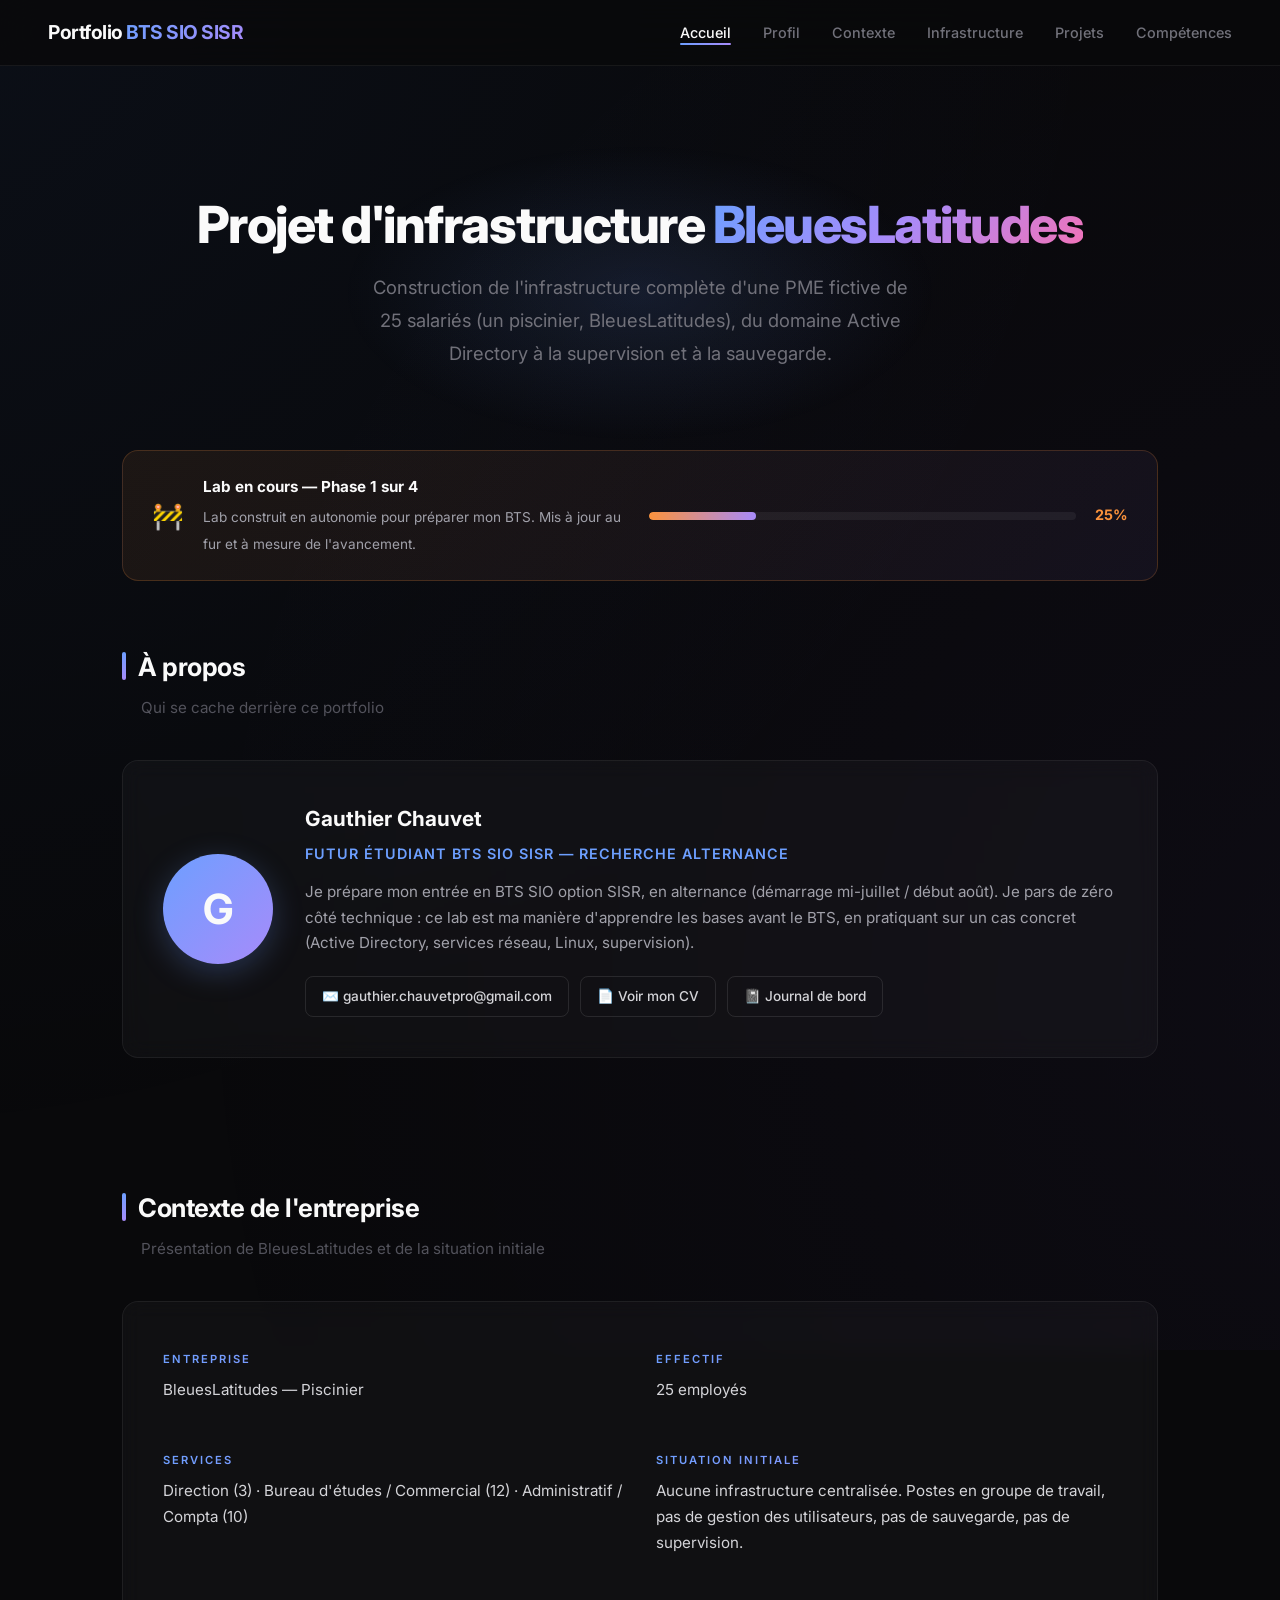
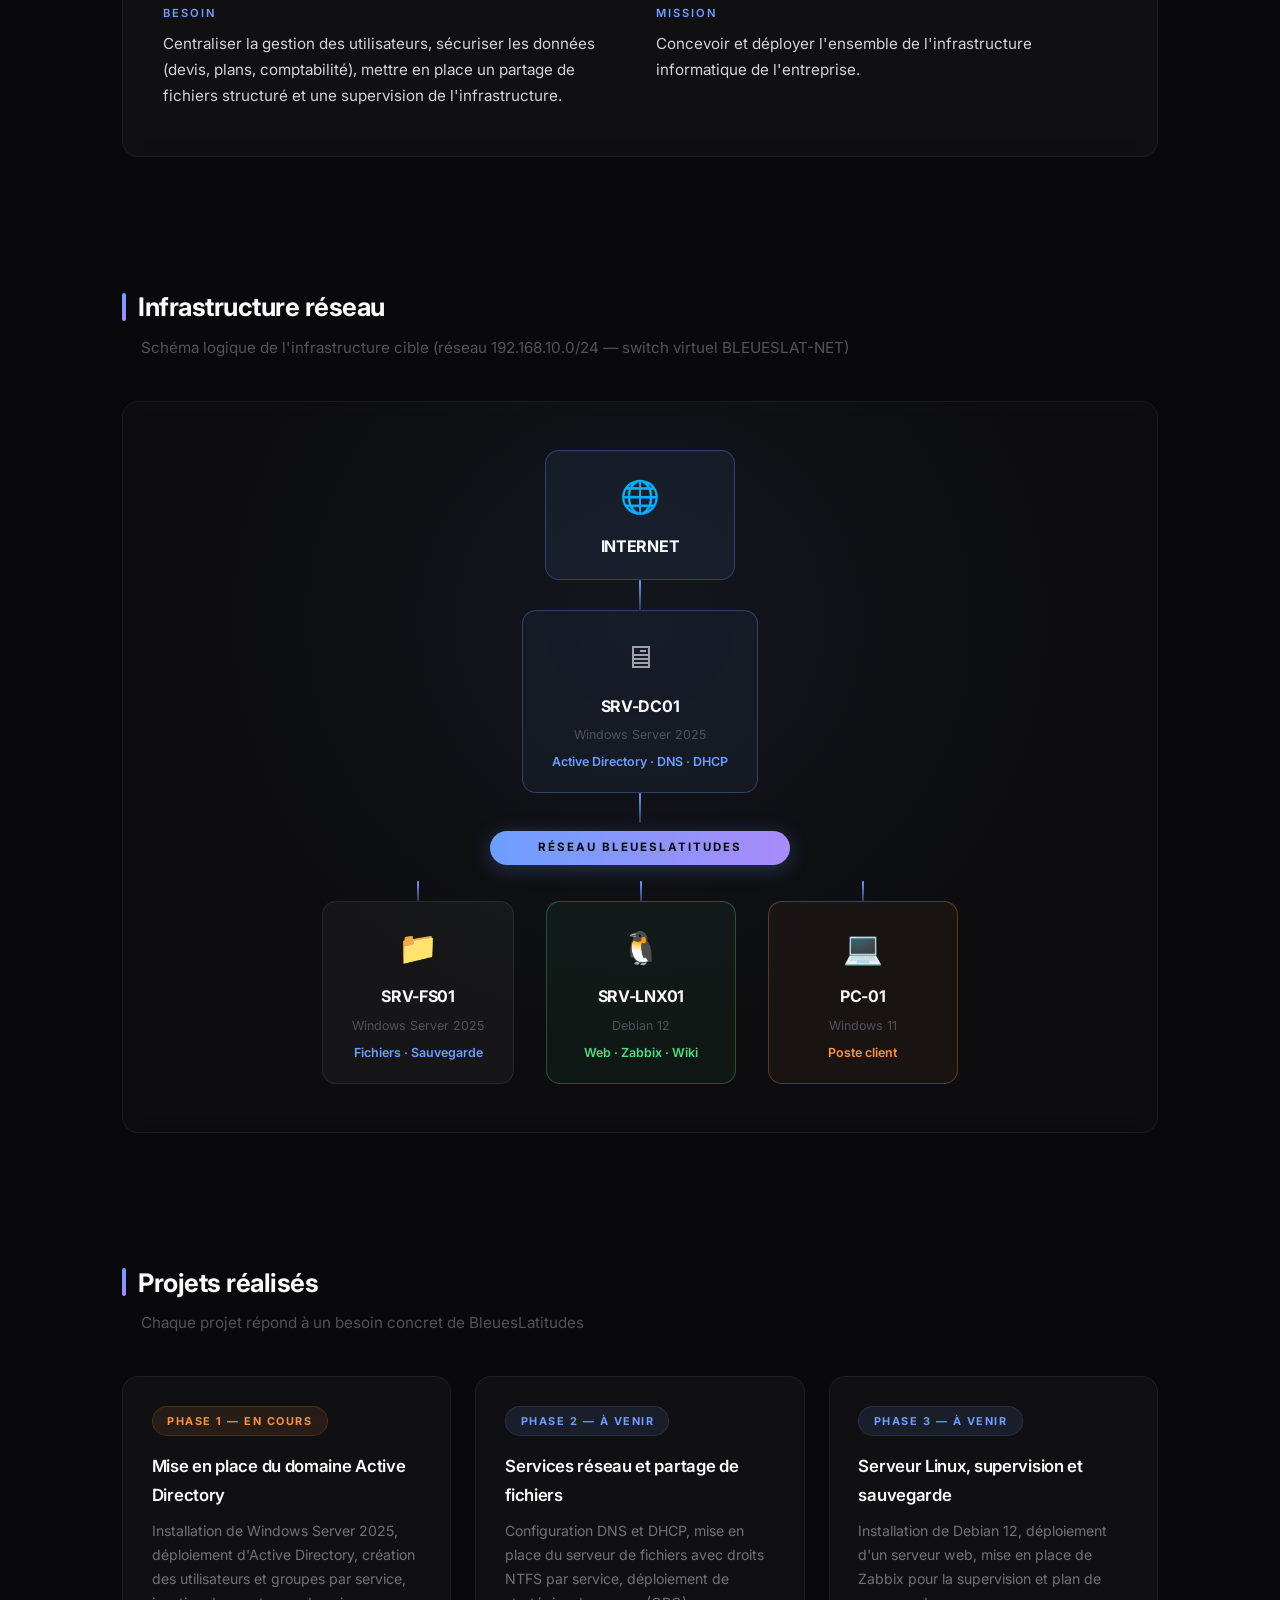
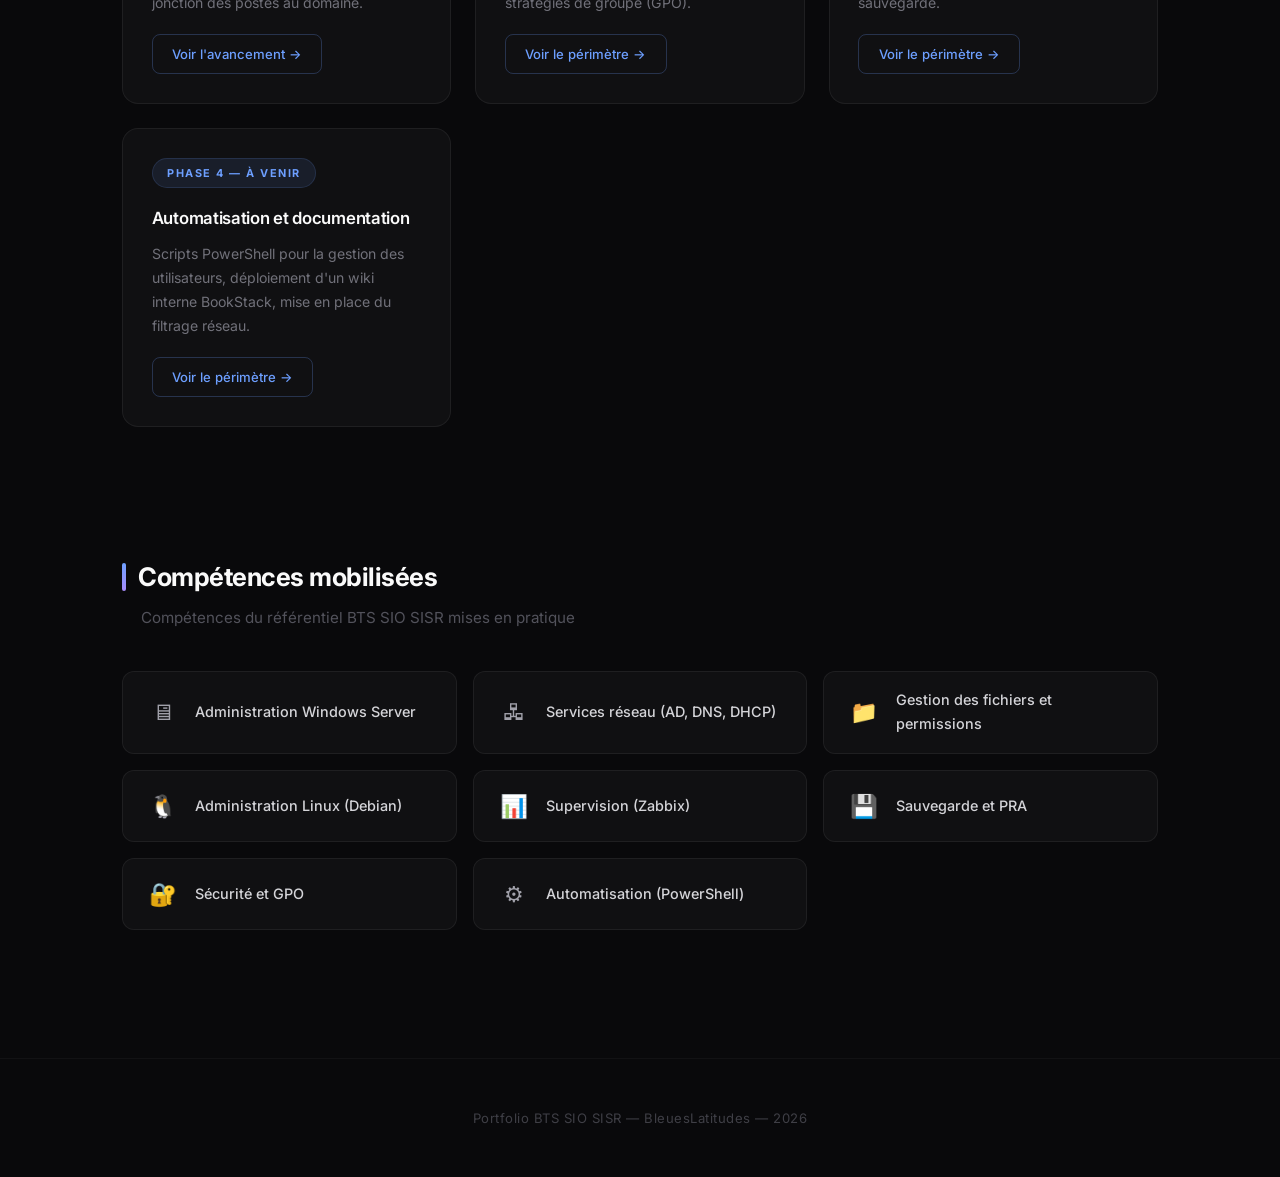
<file: index.html>
<!DOCTYPE html>
<html lang="fr">
<head>
    <meta charset="UTF-8">
    <meta name="viewport" content="width=device-width, initial-scale=1.0">
    <title>Portfolio BTS SIO SISR</title>
    <link rel="stylesheet" href="css/style.css">
</head>
<body>

<header>
    <div class="logo">Portfolio <span>BTS SIO SISR</span></div>
    <nav>
        <ul>
            <li><a href="index.html" class="active">Accueil</a></li>
            <li><a href="#profil">Profil</a></li>
            <li><a href="#contexte">Contexte</a></li>
            <li><a href="#infra">Infrastructure</a></li>
            <li><a href="#projets">Projets</a></li>
            <li><a href="#competences">Compétences</a></li>
        </ul>
    </nav>
</header>

<!-- HERO -->
<div class="hero">
    <h1>Projet d'infrastructure <span>BleuesLatitudes</span></h1>
    <p>Construction de l'infrastructure complète d'une PME fictive de 25 salariés (un piscinier, BleuesLatitudes), du domaine Active Directory à la supervision et à la sauvegarde.</p>
</div>

<!-- BANNIERE PROGRESSION -->
<div class="progress-banner">
    <div class="progress-banner-inner">
        <div class="progress-icon">&#x1F6A7;</div>
        <div class="progress-text">
            <strong>Lab en cours — Phase 1 sur 4</strong>
            <span>Lab construit en autonomie pour préparer mon BTS. Mis à jour au fur et à mesure de l'avancement.</span>
        </div>
        <div class="progress-bar">
            <div class="progress-bar-fill" style="width: 25%;"></div>
        </div>
        <div class="progress-percent">25%</div>
    </div>
</div>

<!-- PROFIL / A PROPOS -->
<section id="profil">
    <h2>À propos</h2>
    <p class="subtitle">Qui se cache derrière ce portfolio</p>

    <div class="profil-card">
        <div class="profil-avatar">G</div>
        <div class="profil-info">
            <h3>Gauthier Chauvet</h3>
            <p class="profil-role">Futur étudiant BTS SIO SISR — Recherche alternance</p>
            <p>Je prépare mon entrée en BTS SIO option SISR, en alternance (démarrage mi-juillet / début août). Je pars de zéro côté technique : ce lab est ma manière d'apprendre les bases avant le BTS, en pratiquant sur un cas concret (Active Directory, services réseau, Linux, supervision).</p>
            <div class="profil-links">
                <a href="mailto:gauthier.chauvetpro@gmail.com" class="profil-link">&#x2709;&#xFE0F; gauthier.chauvetpro@gmail.com</a>
                <a href="cv.html" class="profil-link">&#x1F4C4; Voir mon CV</a>
                <a href="recaps/jour1.html" class="profil-link">&#x1F4D3; Journal de bord</a>
            </div>
        </div>
    </div>
</section>

<!-- CONTEXTE ENTREPRISE -->
<section id="contexte">
    <h2>Contexte de l'entreprise</h2>
    <p class="subtitle">Présentation de BleuesLatitudes et de la situation initiale</p>

    <div class="entreprise-card">
        <div class="info-group">
            <h3>Entreprise</h3>
            <p>BleuesLatitudes — Piscinier</p>
        </div>
        <div class="info-group">
            <h3>Effectif</h3>
            <p>25 employés</p>
        </div>
        <div class="info-group">
            <h3>Services</h3>
            <p>Direction (3) · Bureau d'études / Commercial (12) · Administratif / Compta (10)</p>
        </div>
        <div class="info-group">
            <h3>Situation initiale</h3>
            <p>Aucune infrastructure centralisée. Postes en groupe de travail, pas de gestion des utilisateurs, pas de sauvegarde, pas de supervision.</p>
        </div>
        <div class="info-group">
            <h3>Besoin</h3>
            <p>Centraliser la gestion des utilisateurs, sécuriser les données (devis, plans, comptabilité), mettre en place un partage de fichiers structuré et une supervision de l'infrastructure.</p>
        </div>
        <div class="info-group">
            <h3>Mission</h3>
            <p>Concevoir et déployer l'ensemble de l'infrastructure informatique de l'entreprise.</p>
        </div>
    </div>
</section>

<!-- SCHEMA RESEAU -->
<section id="infra">
    <h2>Infrastructure réseau</h2>
    <p class="subtitle">Schéma logique de l'infrastructure cible (réseau 192.168.10.0/24 — switch virtuel BLEUESLAT-NET)</p>

    <div class="infra-schema">
        <!-- Internet -->
        <div class="infra-node internet">
            <div class="node-icon">&#x1F310;</div>
            <div class="node-name">INTERNET</div>
        </div>
        <div class="infra-line vertical"></div>

        <!-- DC01 -->
        <div class="infra-node server main-server">
            <div class="node-icon">&#x1F5A5;</div>
            <div class="node-name">SRV-DC01</div>
            <div class="node-os">Windows Server 2025</div>
            <div class="node-roles">Active Directory · DNS · DHCP</div>
        </div>
        <div class="infra-line vertical"></div>

        <!-- Ligne horizontale réseau -->
        <div class="infra-network-bar">
            <span>Réseau BleuesLatitudes</span>
        </div>

        <!-- Machines connectées -->
        <div class="infra-row">
            <div class="infra-branch">
                <div class="infra-line vertical short"></div>
                <div class="infra-node server">
                    <div class="node-icon">&#x1F4C1;</div>
                    <div class="node-name">SRV-FS01</div>
                    <div class="node-os">Windows Server 2025</div>
                    <div class="node-roles">Fichiers · Sauvegarde</div>
                </div>
            </div>
            <div class="infra-branch">
                <div class="infra-line vertical short"></div>
                <div class="infra-node server linux">
                    <div class="node-icon">&#x1F427;</div>
                    <div class="node-name">SRV-LNX01</div>
                    <div class="node-os">Debian 12</div>
                    <div class="node-roles">Web · Zabbix · Wiki</div>
                </div>
            </div>
            <div class="infra-branch">
                <div class="infra-line vertical short"></div>
                <div class="infra-node client">
                    <div class="node-icon">&#x1F4BB;</div>
                    <div class="node-name">PC-01</div>
                    <div class="node-os">Windows 11</div>
                    <div class="node-roles">Poste client</div>
                </div>
            </div>
        </div>
    </div>
</section>

<!-- PROJETS -->
<section id="projets">
    <h2>Projets réalisés</h2>
    <p class="subtitle">Chaque projet répond à un besoin concret de BleuesLatitudes</p>

    <div class="projets-grid">

        <!-- Phase 1 -->
        <div class="projet-card">
            <span class="phase-tag wip">Phase 1 — En cours</span>
            <h3>Mise en place du domaine Active Directory</h3>
            <p>Installation de Windows Server 2025, déploiement d'Active Directory, création des utilisateurs et groupes par service, jonction des postes au domaine.</p>
            <a href="projets/phase1-ad.html" class="btn">Voir l'avancement &rarr;</a>
        </div>

        <!-- Phase 2 -->
        <div class="projet-card">
            <span class="phase-tag">Phase 2 — À venir</span>
            <h3>Services réseau et partage de fichiers</h3>
            <p>Configuration DNS et DHCP, mise en place du serveur de fichiers avec droits NTFS par service, déploiement de stratégies de groupe (GPO).</p>
            <a href="projets/phase2-services.html" class="btn">Voir le périmètre &rarr;</a>
        </div>

        <!-- Phase 3 -->
        <div class="projet-card">
            <span class="phase-tag">Phase 3 — À venir</span>
            <h3>Serveur Linux, supervision et sauvegarde</h3>
            <p>Installation de Debian 12, déploiement d'un serveur web, mise en place de Zabbix pour la supervision et plan de sauvegarde.</p>
            <a href="projets/phase3-linux.html" class="btn">Voir le périmètre &rarr;</a>
        </div>

        <!-- Phase 4 -->
        <div class="projet-card">
            <span class="phase-tag">Phase 4 — À venir</span>
            <h3>Automatisation et documentation</h3>
            <p>Scripts PowerShell pour la gestion des utilisateurs, déploiement d'un wiki interne BookStack, mise en place du filtrage réseau.</p>
            <a href="projets/phase4-auto.html" class="btn">Voir le périmètre &rarr;</a>
        </div>

    </div>
</section>

<!-- COMPETENCES -->
<section id="competences">
    <h2>Compétences mobilisées</h2>
    <p class="subtitle">Compétences du référentiel BTS SIO SISR mises en pratique</p>

    <div class="competences-list">
        <div class="competence-item">
            <div class="icon">&#x1F5A5;</div>
            <div class="label">Administration Windows Server</div>
        </div>
        <div class="competence-item">
            <div class="icon">&#x1F5A7;</div>
            <div class="label">Services réseau (AD, DNS, DHCP)</div>
        </div>
        <div class="competence-item">
            <div class="icon">&#x1F4C1;</div>
            <div class="label">Gestion des fichiers et permissions</div>
        </div>
        <div class="competence-item">
            <div class="icon">&#x1F427;</div>
            <div class="label">Administration Linux (Debian)</div>
        </div>
        <div class="competence-item">
            <div class="icon">&#x1F4CA;</div>
            <div class="label">Supervision (Zabbix)</div>
        </div>
        <div class="competence-item">
            <div class="icon">&#x1F4BE;</div>
            <div class="label">Sauvegarde et PRA</div>
        </div>
        <div class="competence-item">
            <div class="icon">&#x1F510;</div>
            <div class="label">Sécurité et GPO</div>
        </div>
        <div class="competence-item">
            <div class="icon">&#x2699;</div>
            <div class="label">Automatisation (PowerShell)</div>
        </div>
    </div>
</section>

<footer>
    Portfolio BTS SIO SISR &mdash; BleuesLatitudes &mdash; 2026
</footer>

</body>
</html>
</file>
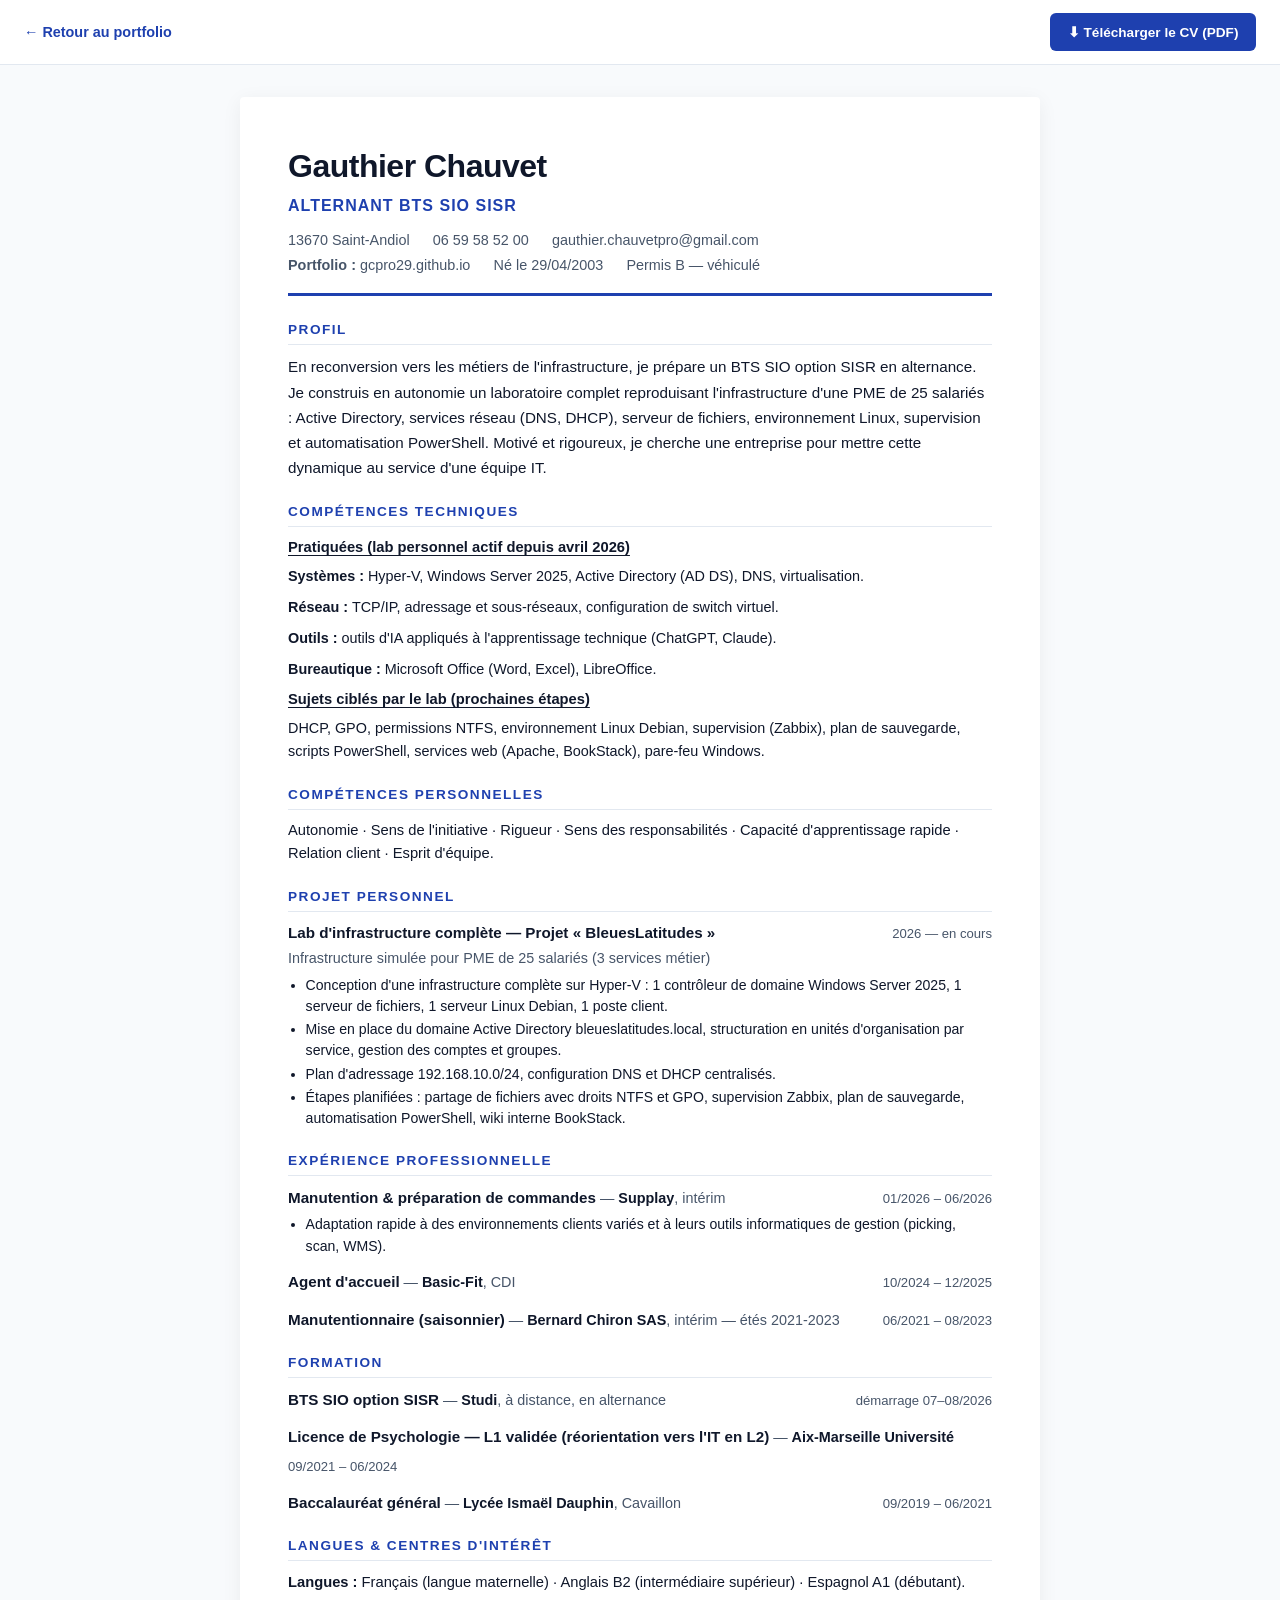
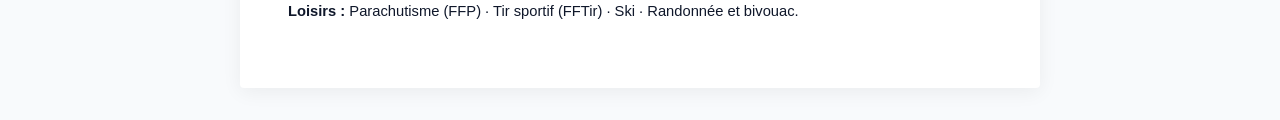
<file: cv.html>
<!DOCTYPE html>
<html lang="fr">
<head>
    <meta charset="UTF-8">
    <meta name="viewport" content="width=device-width, initial-scale=1.0">
    <meta name="description" content="CV de Gauthier Chauvet — Alternant BTS SIO SISR (Solutions d'Infrastructure, Systèmes et Réseaux). Active Directory, Windows Server, Hyper-V, Linux, PowerShell.">
    <title>CV — Gauthier Chauvet — Alternant BTS SIO SISR</title>
    <style>
        /* ===== RESET & BASE ===== */
        * { margin: 0; padding: 0; box-sizing: border-box; }

        :root {
            --accent: #1e40af;
            --text: #0f172a;
            --muted: #475569;
            --border: #e2e8f0;
            --bg: #f8fafc;
        }

        html { scroll-behavior: smooth; }

        body {
            font-family: Arial, Helvetica, sans-serif;
            color: var(--text);
            background: var(--bg);
            line-height: 1.55;
            font-size: 14px;
        }

        /* ===== ACTIONS BAR (écran uniquement) ===== */
        .actions {
            position: sticky;
            top: 0;
            z-index: 50;
            background: #fff;
            border-bottom: 1px solid var(--border);
            padding: 0.8rem 1.5rem;
            display: flex;
            justify-content: space-between;
            align-items: center;
            gap: 1rem;
            flex-wrap: wrap;
        }

        .actions .left a {
            color: var(--accent);
            text-decoration: none;
            font-size: 0.9rem;
            font-weight: 600;
        }

        .actions .left a:hover { text-decoration: underline; }

        .actions .right {
            display: flex;
            gap: 0.6rem;
        }

        .actions button {
            background: var(--accent);
            color: #fff;
            border: none;
            padding: 0.55rem 1.1rem;
            border-radius: 6px;
            font-family: inherit;
            font-size: 0.85rem;
            font-weight: 600;
            cursor: pointer;
            transition: background 0.2s;
        }

        .actions button:hover { background: #1e3a8a; }

        .actions .download-btn {
            background: var(--accent);
            color: #fff;
            text-decoration: none;
            padding: 0.55rem 1.1rem;
            border-radius: 6px;
            font-size: 0.85rem;
            font-weight: 600;
            transition: background 0.2s;
            display: inline-flex;
            align-items: center;
            gap: 0.4rem;
        }

        .actions .download-btn:hover { background: #1e3a8a; }

        .actions .hint {
            font-size: 0.8rem;
            color: var(--muted);
            max-width: 380px;
        }

        .actions .hint code {
            background: #f1f5f9;
            padding: 0.1rem 0.35rem;
            border-radius: 3px;
            font-size: 0.78rem;
            color: var(--accent);
        }

        /* ===== CV PAGE ===== */
        .cv {
            max-width: 800px;
            margin: 2rem auto;
            background: #fff;
            padding: 2.8rem 3rem;
            box-shadow: 0 4px 20px rgba(0, 0, 0, 0.06);
            border-radius: 4px;
        }

        /* ===== HEADER ===== */
        .cv-header {
            border-bottom: 3px solid var(--accent);
            padding-bottom: 1rem;
            margin-bottom: 1.4rem;
        }

        .cv-header h1 {
            font-size: 2rem;
            font-weight: 700;
            color: var(--text);
            letter-spacing: -0.5px;
            margin-bottom: 0.15rem;
        }

        .cv-header .title {
            font-size: 1rem;
            font-weight: 600;
            color: var(--accent);
            text-transform: uppercase;
            letter-spacing: 1px;
            margin-bottom: 0.6rem;
        }

        .cv-header .contact {
            font-size: 0.9rem;
            color: var(--muted);
            line-height: 1.7;
        }

        .cv-header .contact span {
            display: inline-block;
            margin-right: 1.2rem;
        }

        .cv-header .contact a {
            color: var(--muted);
            text-decoration: none;
        }

        .cv-header .contact a:hover { color: var(--accent); }

        /* ===== SECTIONS ===== */
        .cv section {
            margin-bottom: 1.3rem;
        }

        .cv section h2 {
            font-size: 0.85rem;
            font-weight: 700;
            color: var(--accent);
            text-transform: uppercase;
            letter-spacing: 1.5px;
            margin-bottom: 0.6rem;
            padding-bottom: 0.25rem;
            border-bottom: 1px solid var(--border);
        }

        .cv p {
            font-size: 0.92rem;
            color: var(--text);
            margin-bottom: 0.4rem;
        }

        .cv p.lead {
            font-size: 0.95rem;
            line-height: 1.65;
        }

        /* ===== EXPERIENCE / FORMATION / PROJETS ===== */
        .item {
            margin-bottom: 0.85rem;
        }

        .item:last-child { margin-bottom: 0; }

        .item-head {
            display: flex;
            justify-content: space-between;
            align-items: baseline;
            flex-wrap: wrap;
            gap: 0.5rem;
            margin-bottom: 0.15rem;
        }

        .item-title {
            font-weight: 700;
            font-size: 0.95rem;
            color: var(--text);
        }

        .item-org {
            color: var(--muted);
            font-size: 0.9rem;
        }

        .item-org strong {
            color: var(--text);
            font-weight: 600;
        }

        .item-date {
            font-size: 0.82rem;
            color: var(--muted);
            font-weight: 500;
            white-space: nowrap;
        }

        .item ul {
            margin-top: 0.3rem;
            padding-left: 1.1rem;
        }

        .item ul li {
            font-size: 0.88rem;
            color: var(--text);
            margin-bottom: 0.15rem;
            line-height: 1.5;
        }

        /* ===== COMPETENCES ===== */
        .skills-group {
            margin-bottom: 0.5rem;
        }

        .skills-group:last-child { margin-bottom: 0; }

        .skills-label {
            font-weight: 700;
            color: var(--text);
            font-size: 0.9rem;
            display: inline;
        }

        .skills-list {
            font-size: 0.9rem;
            color: var(--text);
            display: inline;
        }

        .skills-subtitle {
            font-weight: 700;
            font-size: 0.92rem;
            color: var(--text);
            margin: 0.5rem 0 0.25rem 0;
            text-decoration: underline;
            text-underline-offset: 3px;
        }

        .skills-subtitle:first-of-type { margin-top: 0; }

        /* ===== LANGUES / CENTRES INTERET ===== */
        .inline-list {
            font-size: 0.9rem;
            color: var(--text);
        }

        .inline-list li {
            list-style: none;
            margin-bottom: 0.25rem;
        }

        .inline-list li strong {
            font-weight: 700;
        }

        /* ===== PRINT (PDF / ATS) ===== */
        @media print {
            @page {
                size: A4;
                margin: 8mm 13mm 5mm 13mm;
            }

            body {
                background: #fff;
                font-size: 9.25pt;
                line-height: 1.25;
                color: #000;
            }

            .actions { display: none !important; }

            .cv {
                max-width: 100%;
                margin: 0;
                padding: 0;
                box-shadow: none;
                border-radius: 0;
            }

            .cv-header {
                border-bottom: 2px solid #000;
                margin-bottom: 0.55rem;
                padding-bottom: 0.4rem;
            }

            .cv-header h1 { font-size: 18pt; margin-bottom: 0.05rem; }
            .cv-header .title { color: #000; font-size: 10.5pt; margin-bottom: 0.35rem; }
            .cv-header .contact, .cv-header .contact a { color: #000; line-height: 1.5; }

            .cv section { margin-bottom: 0.25rem; }
            .cv section h2 {
                color: #000;
                border-bottom: 1px solid #000;
                font-size: 8.75pt;
                margin-bottom: 0.18rem;
                padding-bottom: 0.1rem;
            }

            .cv .item { margin-bottom: 0.3rem; }
            .cv .item ul { margin-top: 0.1rem; }
            .cv .item ul li { margin-bottom: 0.03rem; }

            .cv .skills-group { margin-bottom: 0.18rem; }

            .cv p, .cv p.lead, .item-title, .item ul li, .skills-list, .skills-label, .skills-subtitle, .inline-list { color: #000; }
            .item-org, .item-date { color: #333; }

            a { color: #000 !important; text-decoration: none !important; }

            .cv .item { page-break-inside: avoid; }
        }

        @media (max-width: 700px) {
            .cv { padding: 1.8rem 1.4rem; margin: 1rem; }
            .cv-header h1 { font-size: 1.6rem; }
        }
    </style>
</head>
<body>

<!-- BARRE D'ACTIONS (cachée à l'impression) -->
<div class="actions">
    <div class="left">
        <a href="index.html">&larr; Retour au portfolio</a>
    </div>
    <div class="right">
        <a href="CV-Gauthier-Chauvet.pdf" download class="download-btn">&#x2B07; Télécharger le CV (PDF)</a>
    </div>
</div>

<!-- CV -->
<article class="cv">

    <header class="cv-header">
        <h1>Gauthier Chauvet</h1>
        <div class="title">Alternant BTS SIO SISR</div>
        <div class="contact">
            <span>13670 Saint-Andiol</span>
            <span>06 59 58 52 00</span>
            <span><a href="mailto:gauthier.chauvetpro@gmail.com">gauthier.chauvetpro@gmail.com</a></span>
            <br>
            <span><strong>Portfolio :</strong> <a href="https://gcpro29.github.io" target="_blank" rel="noopener">gcpro29.github.io</a></span>
            <span>Né le 29/04/2003</span>
            <span>Permis B — véhiculé</span>
        </div>
    </header>

    <!-- PROFIL -->
    <section>
        <h2>Profil</h2>
        <p class="lead">En reconversion vers les métiers de l'infrastructure, je prépare un BTS SIO option SISR en alternance. Je construis en autonomie un laboratoire complet reproduisant l'infrastructure d'une PME de 25 salariés : Active Directory, services réseau (DNS, DHCP), serveur de fichiers, environnement Linux, supervision et automatisation PowerShell. Motivé et rigoureux, je cherche une entreprise pour mettre cette dynamique au service d'une équipe IT.</p>
    </section>

    <!-- COMPETENCES -->
    <section>
        <h2>Compétences techniques</h2>

        <p class="skills-subtitle">Pratiquées (lab personnel actif depuis avril 2026)</p>

        <div class="skills-group">
            <span class="skills-label">Systèmes :</span>
            <span class="skills-list">Hyper-V, Windows Server 2025, Active Directory (AD DS), DNS, virtualisation.</span>
        </div>

        <div class="skills-group">
            <span class="skills-label">Réseau :</span>
            <span class="skills-list">TCP/IP, adressage et sous-réseaux, configuration de switch virtuel.</span>
        </div>

        <div class="skills-group">
            <span class="skills-label">Outils :</span>
            <span class="skills-list">outils d'IA appliqués à l'apprentissage technique (ChatGPT, Claude).</span>
        </div>

        <div class="skills-group">
            <span class="skills-label">Bureautique :</span>
            <span class="skills-list">Microsoft Office (Word, Excel), LibreOffice.</span>
        </div>

        <p class="skills-subtitle">Sujets ciblés par le lab (prochaines étapes)</p>

        <div class="skills-group">
            <span class="skills-list">DHCP, GPO, permissions NTFS, environnement Linux Debian, supervision (Zabbix), plan de sauvegarde, scripts PowerShell, services web (Apache, BookStack), pare-feu Windows.</span>
        </div>
    </section>

    <section>
        <h2>Compétences personnelles</h2>
        <p>Autonomie · Sens de l'initiative · Rigueur · Sens des responsabilités · Capacité d'apprentissage rapide · Relation client · Esprit d'équipe.</p>
    </section>

    <!-- PROJET PERSONNEL -->
    <section>
        <h2>Projet personnel</h2>
        <div class="item">
            <div class="item-head">
                <div>
                    <span class="item-title">Lab d'infrastructure complète — Projet « BleuesLatitudes »</span>
                </div>
                <span class="item-date">2026 — en cours</span>
            </div>
            <div class="item-org">Infrastructure simulée pour PME de 25 salariés (3 services métier)</div>
            <ul>
                <li>Conception d'une infrastructure complète sur Hyper-V : 1 contrôleur de domaine Windows Server 2025, 1 serveur de fichiers, 1 serveur Linux Debian, 1 poste client.</li>
                <li>Mise en place du domaine Active Directory bleueslatitudes.local, structuration en unités d'organisation par service, gestion des comptes et groupes.</li>
                <li>Plan d'adressage 192.168.10.0/24, configuration DNS et DHCP centralisés.</li>
                <li>Étapes planifiées : partage de fichiers avec droits NTFS et GPO, supervision Zabbix, plan de sauvegarde, automatisation PowerShell, wiki interne BookStack.</li>
            </ul>
        </div>
    </section>

    <!-- EXPERIENCE -->
    <section>
        <h2>Expérience professionnelle</h2>

        <div class="item">
            <div class="item-head">
                <div>
                    <span class="item-title">Manutention &amp; préparation de commandes</span>
                    <span class="item-org">— <strong>Supplay</strong>, intérim</span>
                </div>
                <span class="item-date">01/2026 – 06/2026</span>
            </div>
            <ul>
                <li>Adaptation rapide à des environnements clients variés et à leurs outils informatiques de gestion (picking, scan, WMS).</li>
            </ul>
        </div>

        <div class="item">
            <div class="item-head">
                <div>
                    <span class="item-title">Agent d'accueil</span>
                    <span class="item-org">— <strong>Basic-Fit</strong>, CDI</span>
                </div>
                <span class="item-date">10/2024 – 12/2025</span>
            </div>
        </div>

        <div class="item">
            <div class="item-head">
                <div>
                    <span class="item-title">Manutentionnaire (saisonnier)</span>
                    <span class="item-org">— <strong>Bernard Chiron SAS</strong>, intérim — étés 2021-2023</span>
                </div>
                <span class="item-date">06/2021 – 08/2023</span>
            </div>
        </div>
    </section>

    <!-- FORMATION -->
    <section>
        <h2>Formation</h2>

        <div class="item">
            <div class="item-head">
                <div>
                    <span class="item-title">BTS SIO option SISR</span>
                    <span class="item-org">— <strong>Studi</strong>, à distance, en alternance</span>
                </div>
                <span class="item-date">démarrage 07–08/2026</span>
            </div>
        </div>

        <div class="item">
            <div class="item-head">
                <div>
                    <span class="item-title">Licence de Psychologie — L1 validée (réorientation vers l'IT en L2)</span>
                    <span class="item-org">— <strong>Aix-Marseille Université</strong></span>
                </div>
                <span class="item-date">09/2021 – 06/2024</span>
            </div>
        </div>

        <div class="item">
            <div class="item-head">
                <div>
                    <span class="item-title">Baccalauréat général</span>
                    <span class="item-org">— <strong>Lycée Ismaël Dauphin</strong>, Cavaillon</span>
                </div>
                <span class="item-date">09/2019 – 06/2021</span>
            </div>
        </div>
    </section>

    <!-- LANGUES & CENTRES D'INTERET -->
    <section>
        <h2>Langues &amp; centres d'intérêt</h2>
        <p><strong>Langues :</strong> Français (langue maternelle) · Anglais B2 (intermédiaire supérieur) · Espagnol A1 (débutant).</p>
        <p><strong>Loisirs :</strong> Parachutisme (FFP) · Tir sportif (FFTir) · Ski · Randonnée et bivouac.</p>
    </section>

</article>

</body>
</html>
</file>
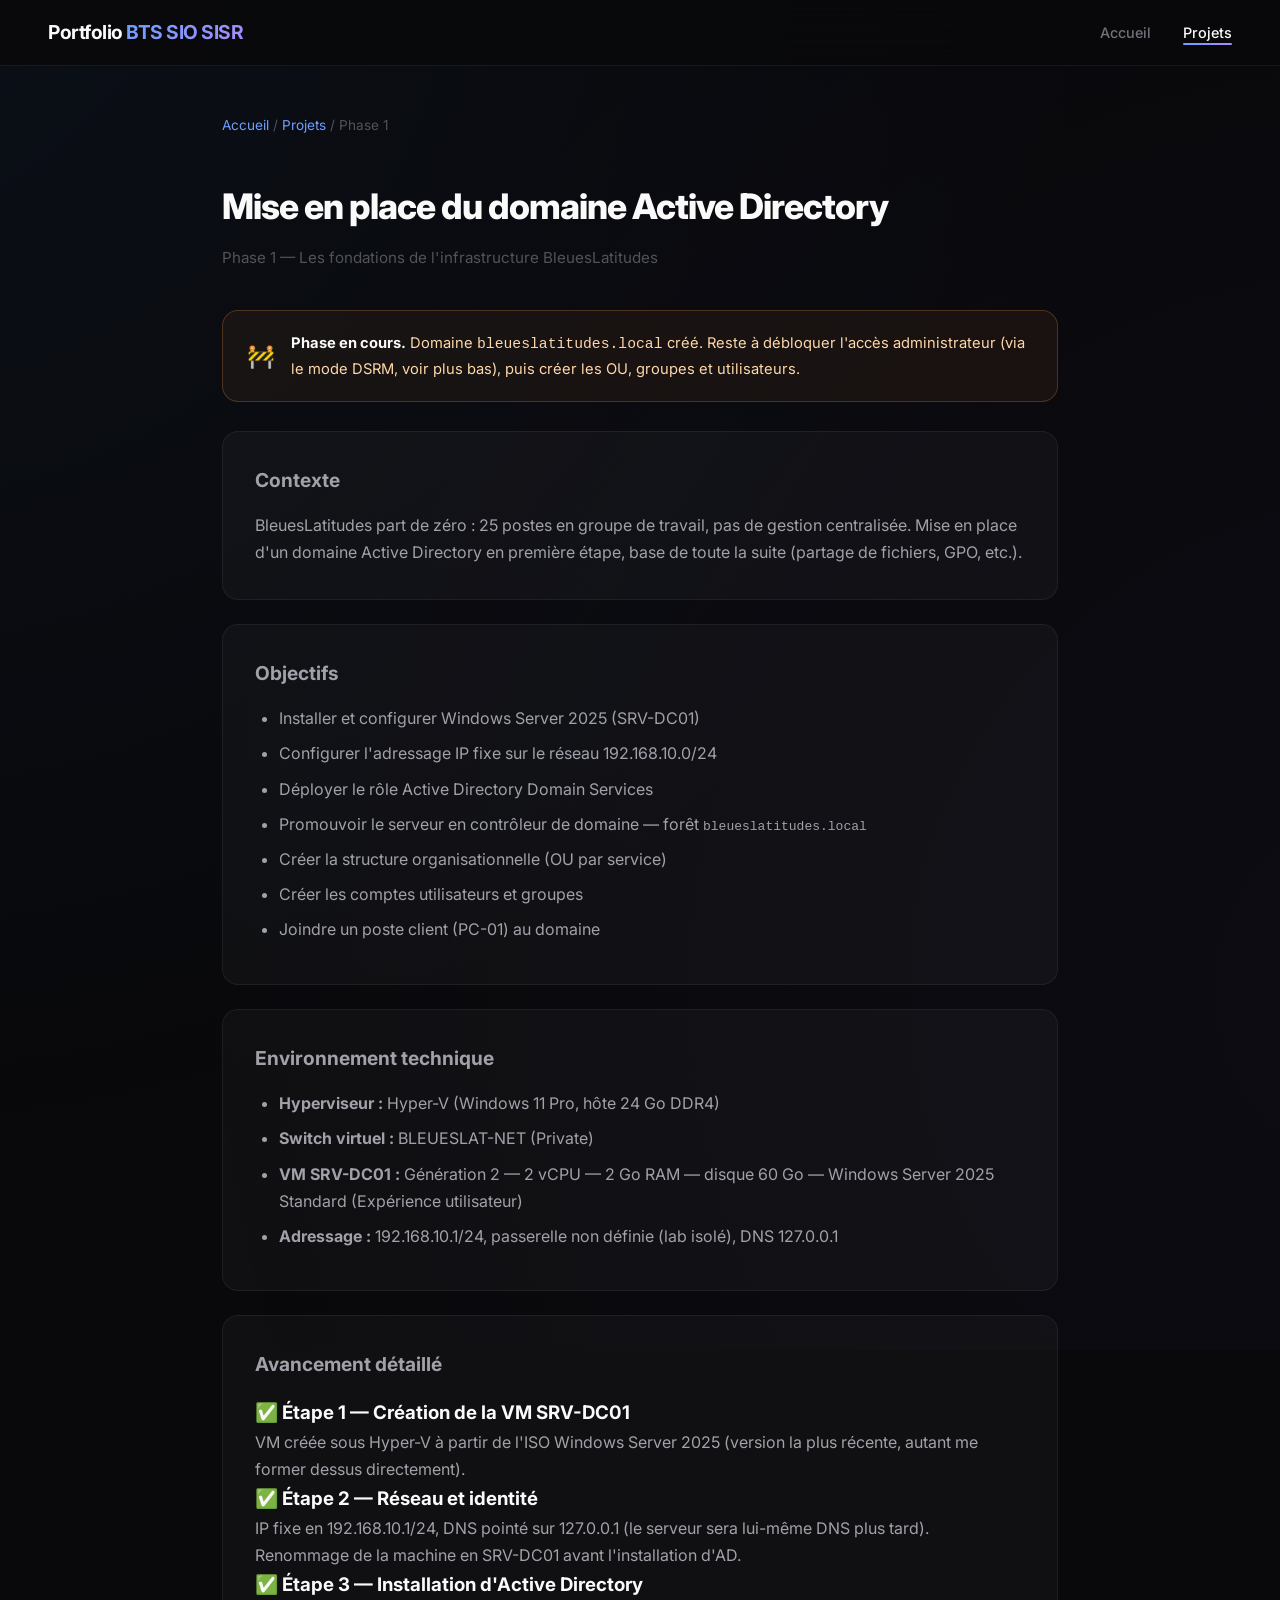
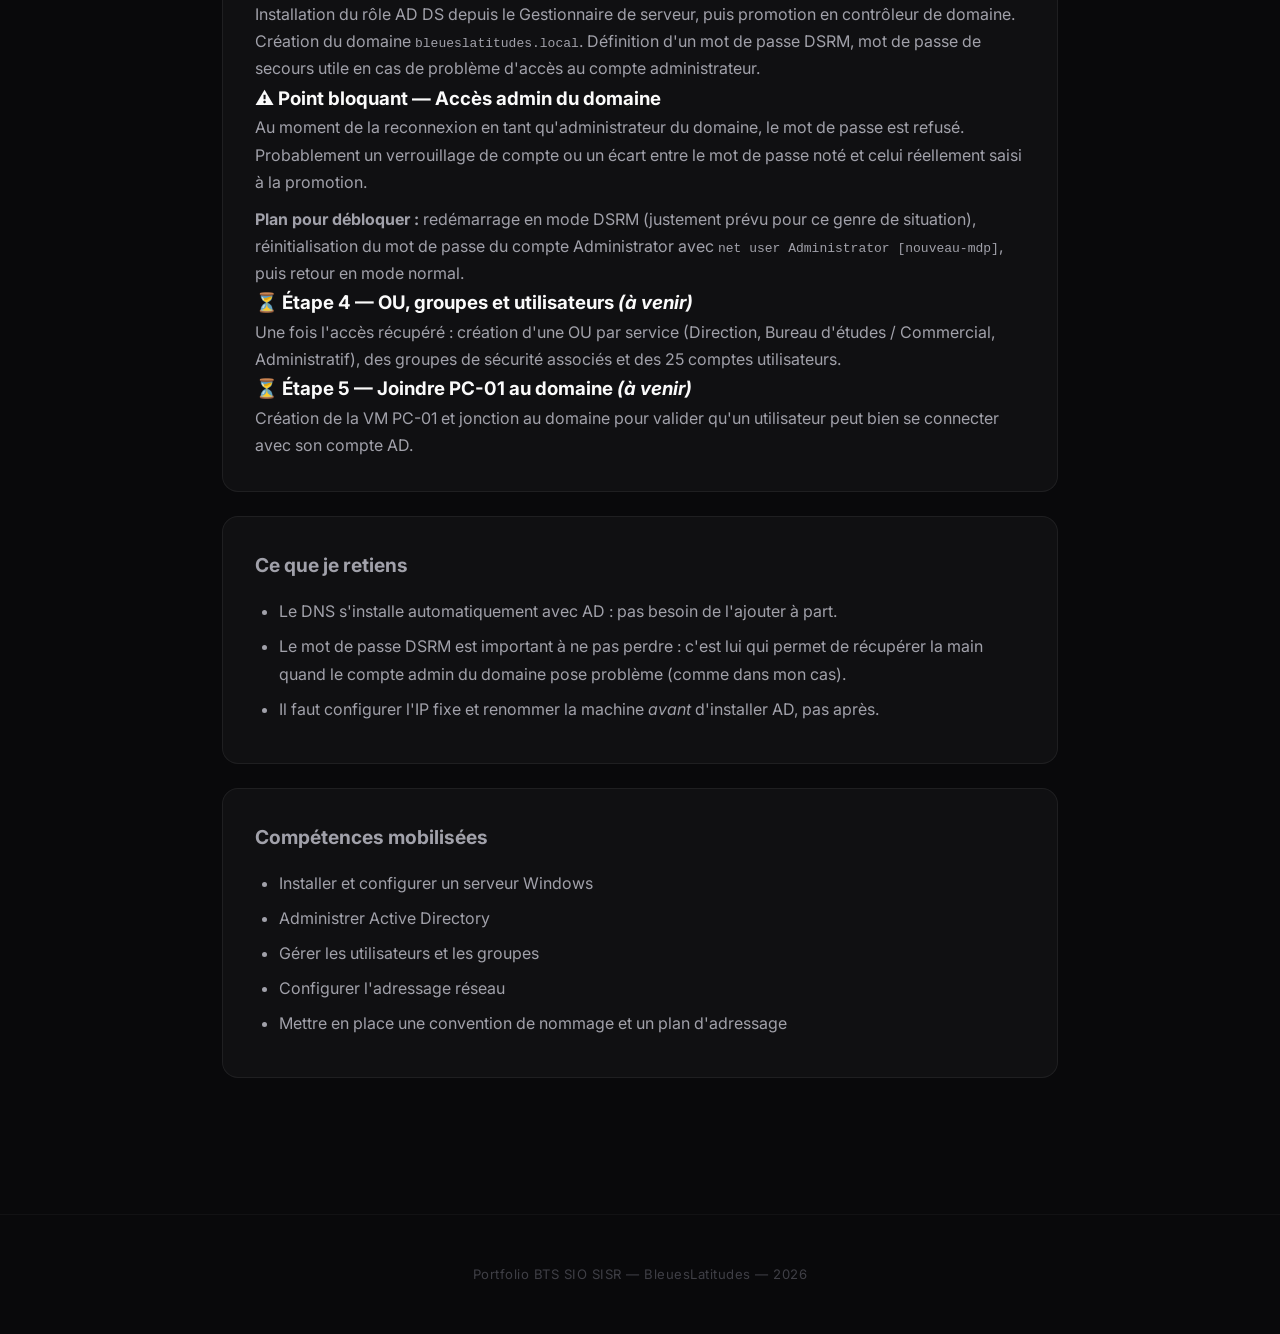
<file: projets/phase1-ad.html>
<!DOCTYPE html>
<html lang="fr">
<head>
    <meta charset="UTF-8">
    <meta name="viewport" content="width=device-width, initial-scale=1.0">
    <title>Phase 1 — Active Directory | Portfolio BTS SIO SISR</title>
    <link rel="stylesheet" href="../css/style.css">
</head>
<body>

<header>
    <div class="logo">Portfolio <span>BTS SIO SISR</span></div>
    <nav>
        <ul>
            <li><a href="../index.html">Accueil</a></li>
            <li><a href="../index.html#projets" class="active">Projets</a></li>
        </ul>
    </nav>
</header>

<div class="projet-detail">
    <p class="breadcrumb"><a href="../index.html">Accueil</a> / <a href="../index.html#projets">Projets</a> / Phase 1</p>

    <h1>Mise en place du domaine Active Directory</h1>
    <p class="meta">Phase 1 — Les fondations de l'infrastructure BleuesLatitudes</p>

    <div class="status-box wip">
        <span class="status-icon">&#x1F6A7;</span>
        <div>
            <strong>Phase en cours.</strong> Domaine <code>bleueslatitudes.local</code> créé. Reste à débloquer l'accès administrateur (via le mode DSRM, voir plus bas), puis créer les OU, groupes et utilisateurs.
        </div>
    </div>

    <div class="block">
        <h2>Contexte</h2>
        <p>BleuesLatitudes part de zéro : 25 postes en groupe de travail, pas de gestion centralisée. Mise en place d'un domaine Active Directory en première étape, base de toute la suite (partage de fichiers, GPO, etc.).</p>
    </div>

    <div class="block">
        <h2>Objectifs</h2>
        <ul>
            <li>Installer et configurer Windows Server 2025 (SRV-DC01)</li>
            <li>Configurer l'adressage IP fixe sur le réseau 192.168.10.0/24</li>
            <li>Déployer le rôle Active Directory Domain Services</li>
            <li>Promouvoir le serveur en contrôleur de domaine — forêt <code>bleueslatitudes.local</code></li>
            <li>Créer la structure organisationnelle (OU par service)</li>
            <li>Créer les comptes utilisateurs et groupes</li>
            <li>Joindre un poste client (PC-01) au domaine</li>
        </ul>
    </div>

    <div class="block">
        <h2>Environnement technique</h2>
        <ul>
            <li><strong>Hyperviseur :</strong> Hyper-V (Windows 11 Pro, hôte 24 Go DDR4)</li>
            <li><strong>Switch virtuel :</strong> BLEUESLAT-NET (Private)</li>
            <li><strong>VM SRV-DC01 :</strong> Génération 2 — 2 vCPU — 2 Go RAM — disque 60 Go — Windows Server 2025 Standard (Expérience utilisateur)</li>
            <li><strong>Adressage :</strong> 192.168.10.1/24, passerelle non définie (lab isolé), DNS 127.0.0.1</li>
        </ul>
    </div>

    <div class="block">
        <h2>Avancement détaillé</h2>

        <h3 style="color:#fafafa; margin-top: 0.5rem;">&#x2705; Étape 1 — Création de la VM SRV-DC01</h3>
        <p>VM créée sous Hyper-V à partir de l'ISO Windows Server 2025 (version la plus récente, autant me former dessus directement).</p>

        <h3 style="color:#fafafa;">&#x2705; Étape 2 — Réseau et identité</h3>
        <p>IP fixe en 192.168.10.1/24, DNS pointé sur 127.0.0.1 (le serveur sera lui-même DNS plus tard). Renommage de la machine en SRV-DC01 avant l'installation d'AD.</p>

        <h3 style="color:#fafafa;">&#x2705; Étape 3 — Installation d'Active Directory</h3>
        <p>Installation du rôle AD DS depuis le Gestionnaire de serveur, puis promotion en contrôleur de domaine. Création du domaine <code>bleueslatitudes.local</code>. Définition d'un mot de passe DSRM, mot de passe de secours utile en cas de problème d'accès au compte administrateur.</p>

        <h3 style="color:#fafafa;">&#x26A0;&#xFE0F; Point bloquant — Accès admin du domaine</h3>
        <p>Au moment de la reconnexion en tant qu'administrateur du domaine, le mot de passe est refusé. Probablement un verrouillage de compte ou un écart entre le mot de passe noté et celui réellement saisi à la promotion.</p>
        <p style="margin-top: 0.6rem;"><strong>Plan pour débloquer :</strong> redémarrage en mode DSRM (justement prévu pour ce genre de situation), réinitialisation du mot de passe du compte Administrator avec <code>net user Administrator [nouveau-mdp]</code>, puis retour en mode normal.</p>

        <h3 style="color:#fafafa;">&#x23F3; Étape 4 — OU, groupes et utilisateurs <em>(à venir)</em></h3>
        <p>Une fois l'accès récupéré : création d'une OU par service (Direction, Bureau d'études / Commercial, Administratif), des groupes de sécurité associés et des 25 comptes utilisateurs.</p>

        <h3 style="color:#fafafa;">&#x23F3; Étape 5 — Joindre PC-01 au domaine <em>(à venir)</em></h3>
        <p>Création de la VM PC-01 et jonction au domaine pour valider qu'un utilisateur peut bien se connecter avec son compte AD.</p>
    </div>

    <div class="block">
        <h2>Ce que je retiens</h2>
        <ul>
            <li>Le DNS s'installe automatiquement avec AD : pas besoin de l'ajouter à part.</li>
            <li>Le mot de passe DSRM est important à ne pas perdre : c'est lui qui permet de récupérer la main quand le compte admin du domaine pose problème (comme dans mon cas).</li>
            <li>Il faut configurer l'IP fixe et renommer la machine <em>avant</em> d'installer AD, pas après.</li>
        </ul>
    </div>

    <div class="block">
        <h2>Compétences mobilisées</h2>
        <ul>
            <li>Installer et configurer un serveur Windows</li>
            <li>Administrer Active Directory</li>
            <li>Gérer les utilisateurs et les groupes</li>
            <li>Configurer l'adressage réseau</li>
            <li>Mettre en place une convention de nommage et un plan d'adressage</li>
        </ul>
    </div>
</div>

<footer>
    Portfolio BTS SIO SISR &mdash; BleuesLatitudes &mdash; 2026
</footer>

</body>
</html>
</file>
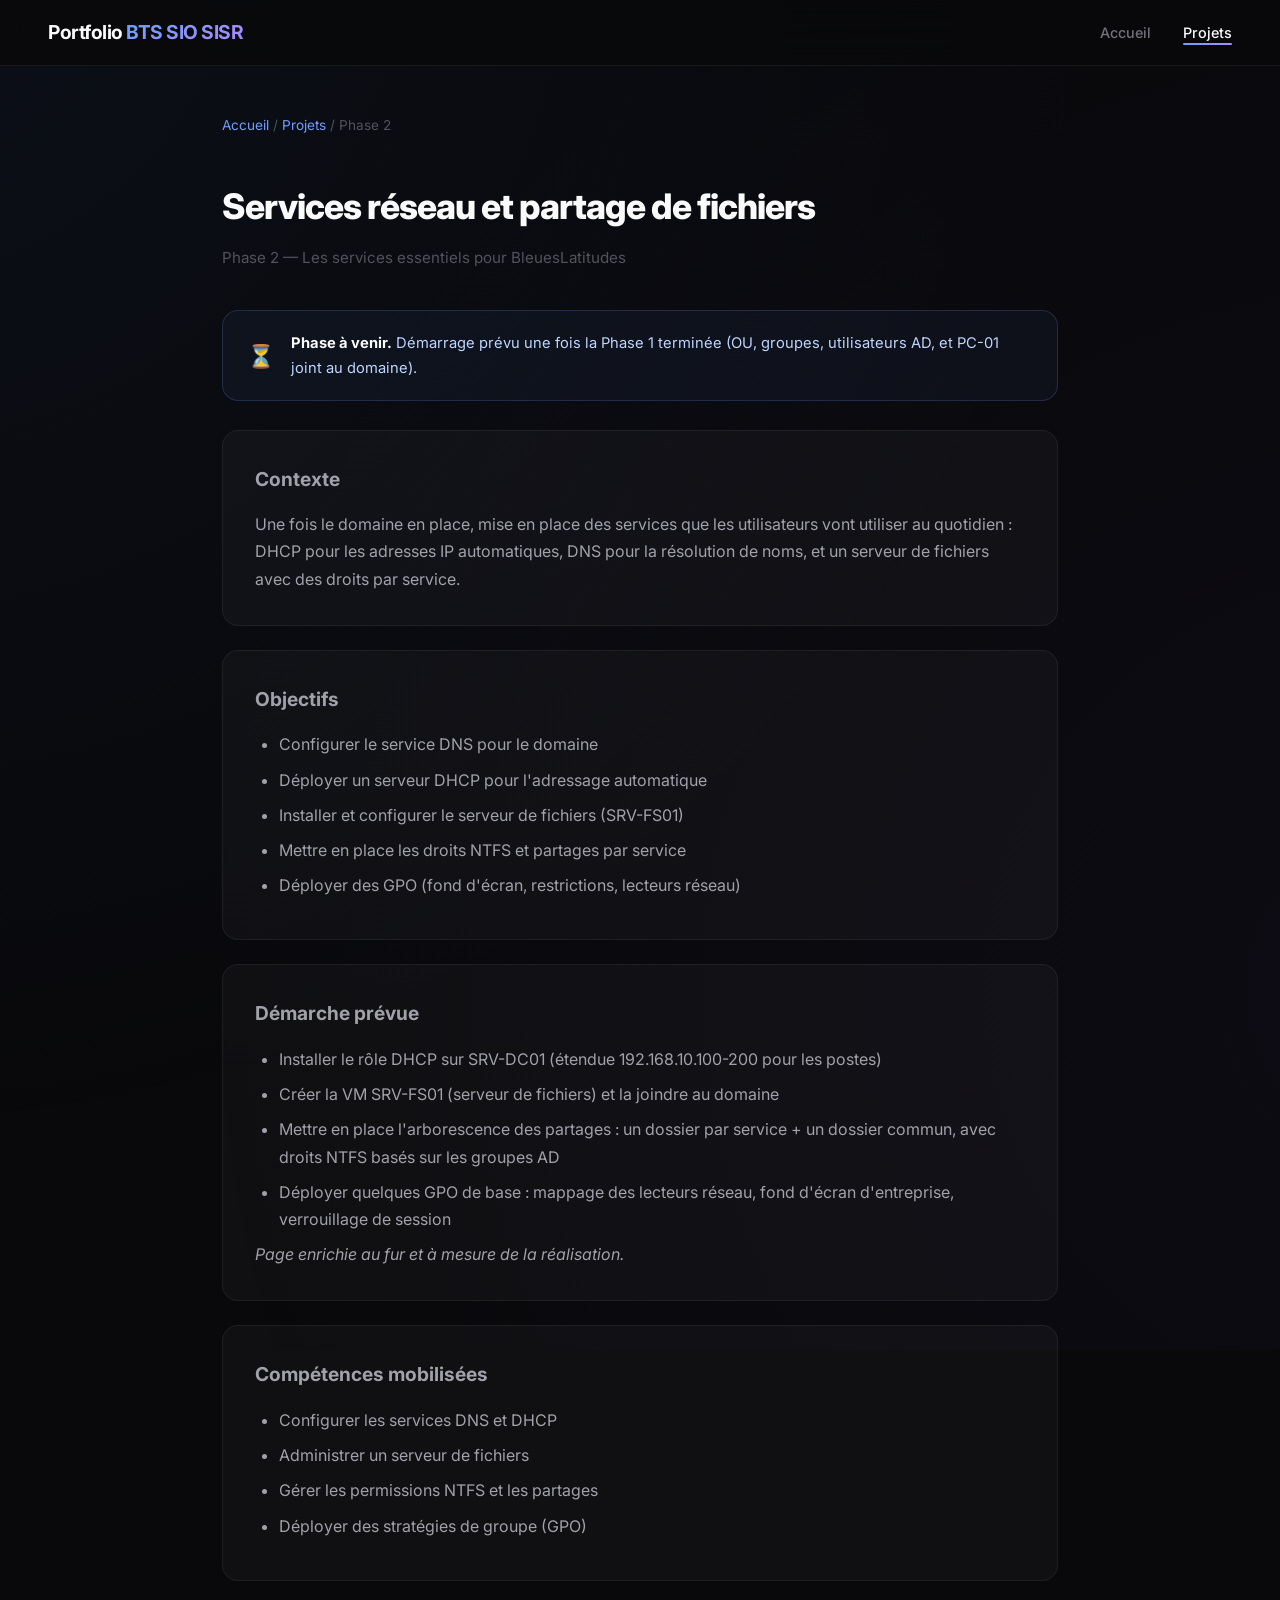
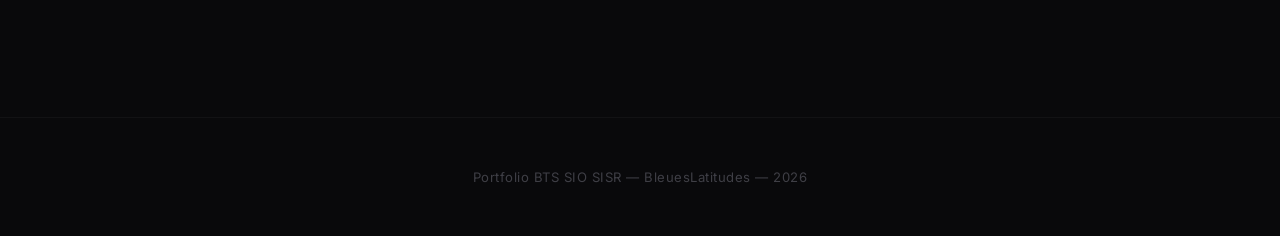
<file: projets/phase2-services.html>
<!DOCTYPE html>
<html lang="fr">
<head>
    <meta charset="UTF-8">
    <meta name="viewport" content="width=device-width, initial-scale=1.0">
    <title>Phase 2 — Services réseau | Portfolio BTS SIO SISR</title>
    <link rel="stylesheet" href="../css/style.css">
</head>
<body>

<header>
    <div class="logo">Portfolio <span>BTS SIO SISR</span></div>
    <nav>
        <ul>
            <li><a href="../index.html">Accueil</a></li>
            <li><a href="../index.html#projets" class="active">Projets</a></li>
        </ul>
    </nav>
</header>

<div class="projet-detail">
    <p class="breadcrumb"><a href="../index.html">Accueil</a> / <a href="../index.html#projets">Projets</a> / Phase 2</p>

    <h1>Services réseau et partage de fichiers</h1>
    <p class="meta">Phase 2 — Les services essentiels pour BleuesLatitudes</p>

    <div class="status-box soon">
        <span class="status-icon">&#x23F3;</span>
        <div>
            <strong>Phase à venir.</strong> Démarrage prévu une fois la Phase 1 terminée (OU, groupes, utilisateurs AD, et PC-01 joint au domaine).
        </div>
    </div>

    <div class="block">
        <h2>Contexte</h2>
        <p>Une fois le domaine en place, mise en place des services que les utilisateurs vont utiliser au quotidien : DHCP pour les adresses IP automatiques, DNS pour la résolution de noms, et un serveur de fichiers avec des droits par service.</p>
    </div>

    <div class="block">
        <h2>Objectifs</h2>
        <ul>
            <li>Configurer le service DNS pour le domaine</li>
            <li>Déployer un serveur DHCP pour l'adressage automatique</li>
            <li>Installer et configurer le serveur de fichiers (SRV-FS01)</li>
            <li>Mettre en place les droits NTFS et partages par service</li>
            <li>Déployer des GPO (fond d'écran, restrictions, lecteurs réseau)</li>
        </ul>
    </div>

    <div class="block">
        <h2>Démarche prévue</h2>
        <ul>
            <li>Installer le rôle DHCP sur SRV-DC01 (étendue 192.168.10.100-200 pour les postes)</li>
            <li>Créer la VM SRV-FS01 (serveur de fichiers) et la joindre au domaine</li>
            <li>Mettre en place l'arborescence des partages : un dossier par service + un dossier commun, avec droits NTFS basés sur les groupes AD</li>
            <li>Déployer quelques GPO de base : mappage des lecteurs réseau, fond d'écran d'entreprise, verrouillage de session</li>
        </ul>
        <p><em>Page enrichie au fur et à mesure de la réalisation.</em></p>
    </div>

    <div class="block">
        <h2>Compétences mobilisées</h2>
        <ul>
            <li>Configurer les services DNS et DHCP</li>
            <li>Administrer un serveur de fichiers</li>
            <li>Gérer les permissions NTFS et les partages</li>
            <li>Déployer des stratégies de groupe (GPO)</li>
        </ul>
    </div>
</div>

<footer>
    Portfolio BTS SIO SISR &mdash; BleuesLatitudes &mdash; 2026
</footer>

</body>
</html>
</file>
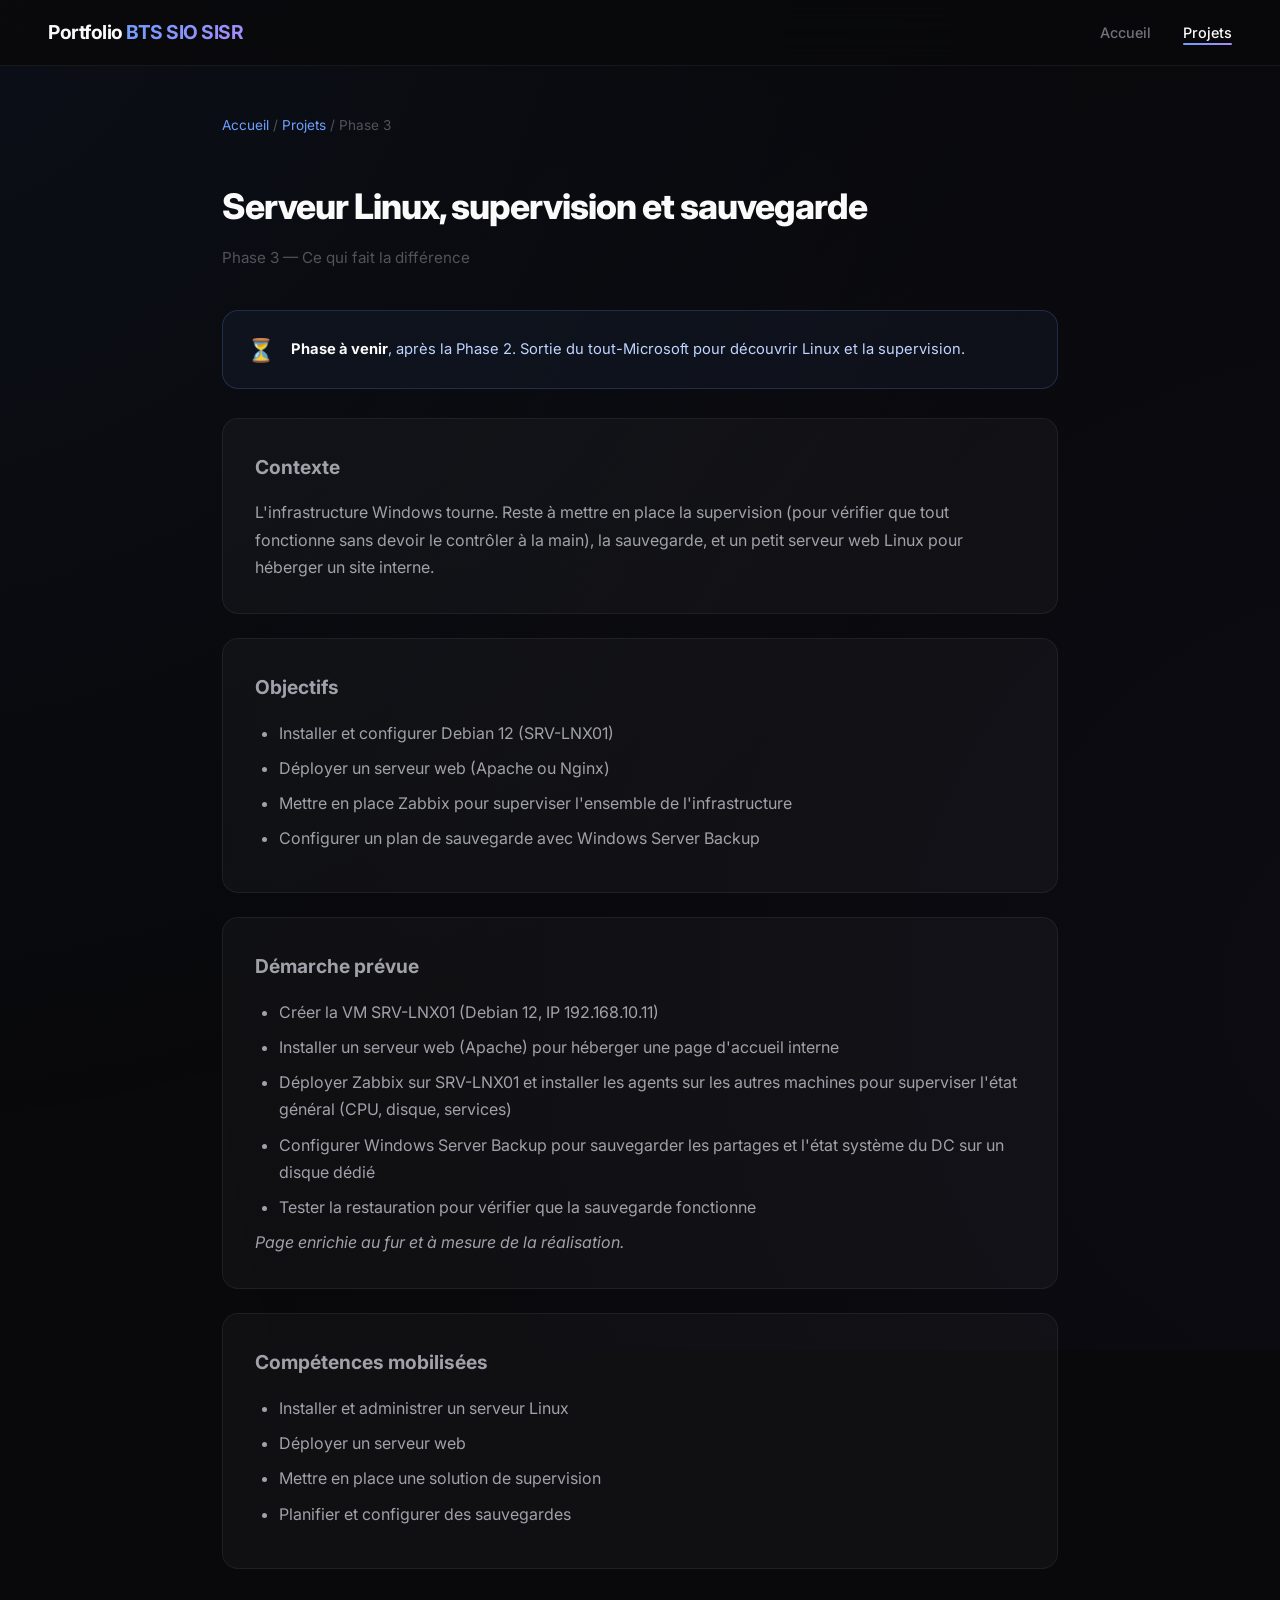
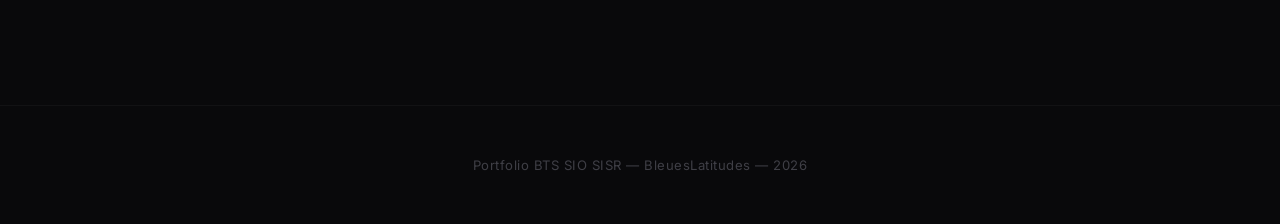
<file: projets/phase3-linux.html>
<!DOCTYPE html>
<html lang="fr">
<head>
    <meta charset="UTF-8">
    <meta name="viewport" content="width=device-width, initial-scale=1.0">
    <title>Phase 3 — Linux, supervision et sauvegarde | Portfolio BTS SIO SISR</title>
    <link rel="stylesheet" href="../css/style.css">
</head>
<body>

<header>
    <div class="logo">Portfolio <span>BTS SIO SISR</span></div>
    <nav>
        <ul>
            <li><a href="../index.html">Accueil</a></li>
            <li><a href="../index.html#projets" class="active">Projets</a></li>
        </ul>
    </nav>
</header>

<div class="projet-detail">
    <p class="breadcrumb"><a href="../index.html">Accueil</a> / <a href="../index.html#projets">Projets</a> / Phase 3</p>

    <h1>Serveur Linux, supervision et sauvegarde</h1>
    <p class="meta">Phase 3 — Ce qui fait la différence</p>

    <div class="status-box soon">
        <span class="status-icon">&#x23F3;</span>
        <div>
            <strong>Phase à venir</strong>, après la Phase 2. Sortie du tout-Microsoft pour découvrir Linux et la supervision.
        </div>
    </div>

    <div class="block">
        <h2>Contexte</h2>
        <p>L'infrastructure Windows tourne. Reste à mettre en place la supervision (pour vérifier que tout fonctionne sans devoir le contrôler à la main), la sauvegarde, et un petit serveur web Linux pour héberger un site interne.</p>
    </div>

    <div class="block">
        <h2>Objectifs</h2>
        <ul>
            <li>Installer et configurer Debian 12 (SRV-LNX01)</li>
            <li>Déployer un serveur web (Apache ou Nginx)</li>
            <li>Mettre en place Zabbix pour superviser l'ensemble de l'infrastructure</li>
            <li>Configurer un plan de sauvegarde avec Windows Server Backup</li>
        </ul>
    </div>

    <div class="block">
        <h2>Démarche prévue</h2>
        <ul>
            <li>Créer la VM SRV-LNX01 (Debian 12, IP 192.168.10.11)</li>
            <li>Installer un serveur web (Apache) pour héberger une page d'accueil interne</li>
            <li>Déployer Zabbix sur SRV-LNX01 et installer les agents sur les autres machines pour superviser l'état général (CPU, disque, services)</li>
            <li>Configurer Windows Server Backup pour sauvegarder les partages et l'état système du DC sur un disque dédié</li>
            <li>Tester la restauration pour vérifier que la sauvegarde fonctionne</li>
        </ul>
        <p><em>Page enrichie au fur et à mesure de la réalisation.</em></p>
    </div>

    <div class="block">
        <h2>Compétences mobilisées</h2>
        <ul>
            <li>Installer et administrer un serveur Linux</li>
            <li>Déployer un serveur web</li>
            <li>Mettre en place une solution de supervision</li>
            <li>Planifier et configurer des sauvegardes</li>
        </ul>
    </div>
</div>

<footer>
    Portfolio BTS SIO SISR &mdash; BleuesLatitudes &mdash; 2026
</footer>

</body>
</html>
</file>
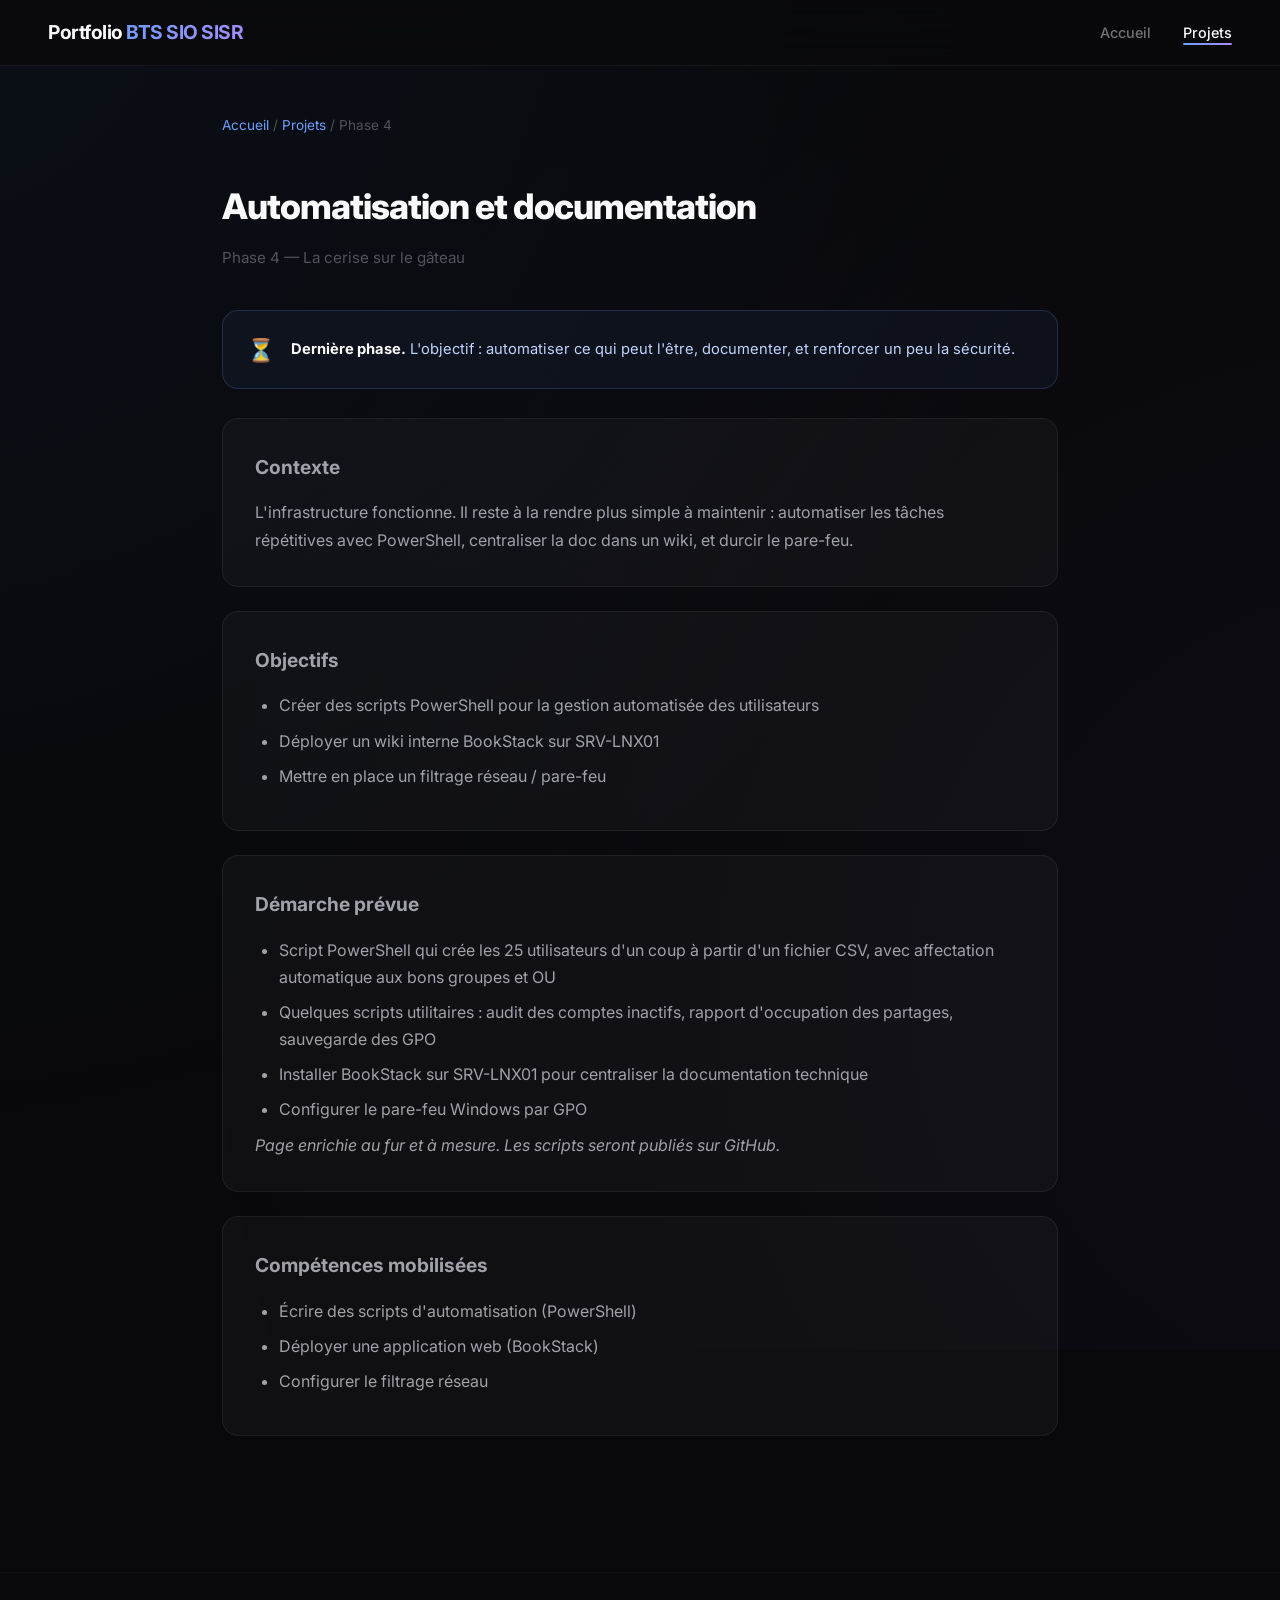
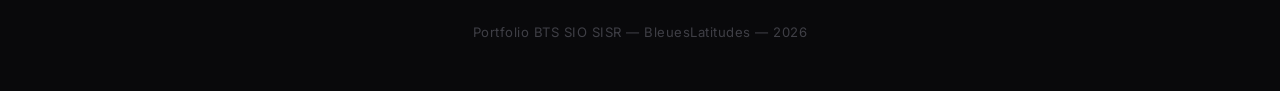
<file: projets/phase4-auto.html>
<!DOCTYPE html>
<html lang="fr">
<head>
    <meta charset="UTF-8">
    <meta name="viewport" content="width=device-width, initial-scale=1.0">
    <title>Phase 4 — Automatisation | Portfolio BTS SIO SISR</title>
    <link rel="stylesheet" href="../css/style.css">
</head>
<body>

<header>
    <div class="logo">Portfolio <span>BTS SIO SISR</span></div>
    <nav>
        <ul>
            <li><a href="../index.html">Accueil</a></li>
            <li><a href="../index.html#projets" class="active">Projets</a></li>
        </ul>
    </nav>
</header>

<div class="projet-detail">
    <p class="breadcrumb"><a href="../index.html">Accueil</a> / <a href="../index.html#projets">Projets</a> / Phase 4</p>

    <h1>Automatisation et documentation</h1>
    <p class="meta">Phase 4 — La cerise sur le gâteau</p>

    <div class="status-box soon">
        <span class="status-icon">&#x23F3;</span>
        <div>
            <strong>Dernière phase.</strong> L'objectif : automatiser ce qui peut l'être, documenter, et renforcer un peu la sécurité.
        </div>
    </div>

    <div class="block">
        <h2>Contexte</h2>
        <p>L'infrastructure fonctionne. Il reste à la rendre plus simple à maintenir : automatiser les tâches répétitives avec PowerShell, centraliser la doc dans un wiki, et durcir le pare-feu.</p>
    </div>

    <div class="block">
        <h2>Objectifs</h2>
        <ul>
            <li>Créer des scripts PowerShell pour la gestion automatisée des utilisateurs</li>
            <li>Déployer un wiki interne BookStack sur SRV-LNX01</li>
            <li>Mettre en place un filtrage réseau / pare-feu</li>
        </ul>
    </div>

    <div class="block">
        <h2>Démarche prévue</h2>
        <ul>
            <li>Script PowerShell qui crée les 25 utilisateurs d'un coup à partir d'un fichier CSV, avec affectation automatique aux bons groupes et OU</li>
            <li>Quelques scripts utilitaires : audit des comptes inactifs, rapport d'occupation des partages, sauvegarde des GPO</li>
            <li>Installer BookStack sur SRV-LNX01 pour centraliser la documentation technique</li>
            <li>Configurer le pare-feu Windows par GPO</li>
        </ul>
        <p><em>Page enrichie au fur et à mesure. Les scripts seront publiés sur GitHub.</em></p>
    </div>

    <div class="block">
        <h2>Compétences mobilisées</h2>
        <ul>
            <li>Écrire des scripts d'automatisation (PowerShell)</li>
            <li>Déployer une application web (BookStack)</li>
            <li>Configurer le filtrage réseau</li>
        </ul>
    </div>
</div>

<footer>
    Portfolio BTS SIO SISR &mdash; BleuesLatitudes &mdash; 2026
</footer>

</body>
</html>
</file>
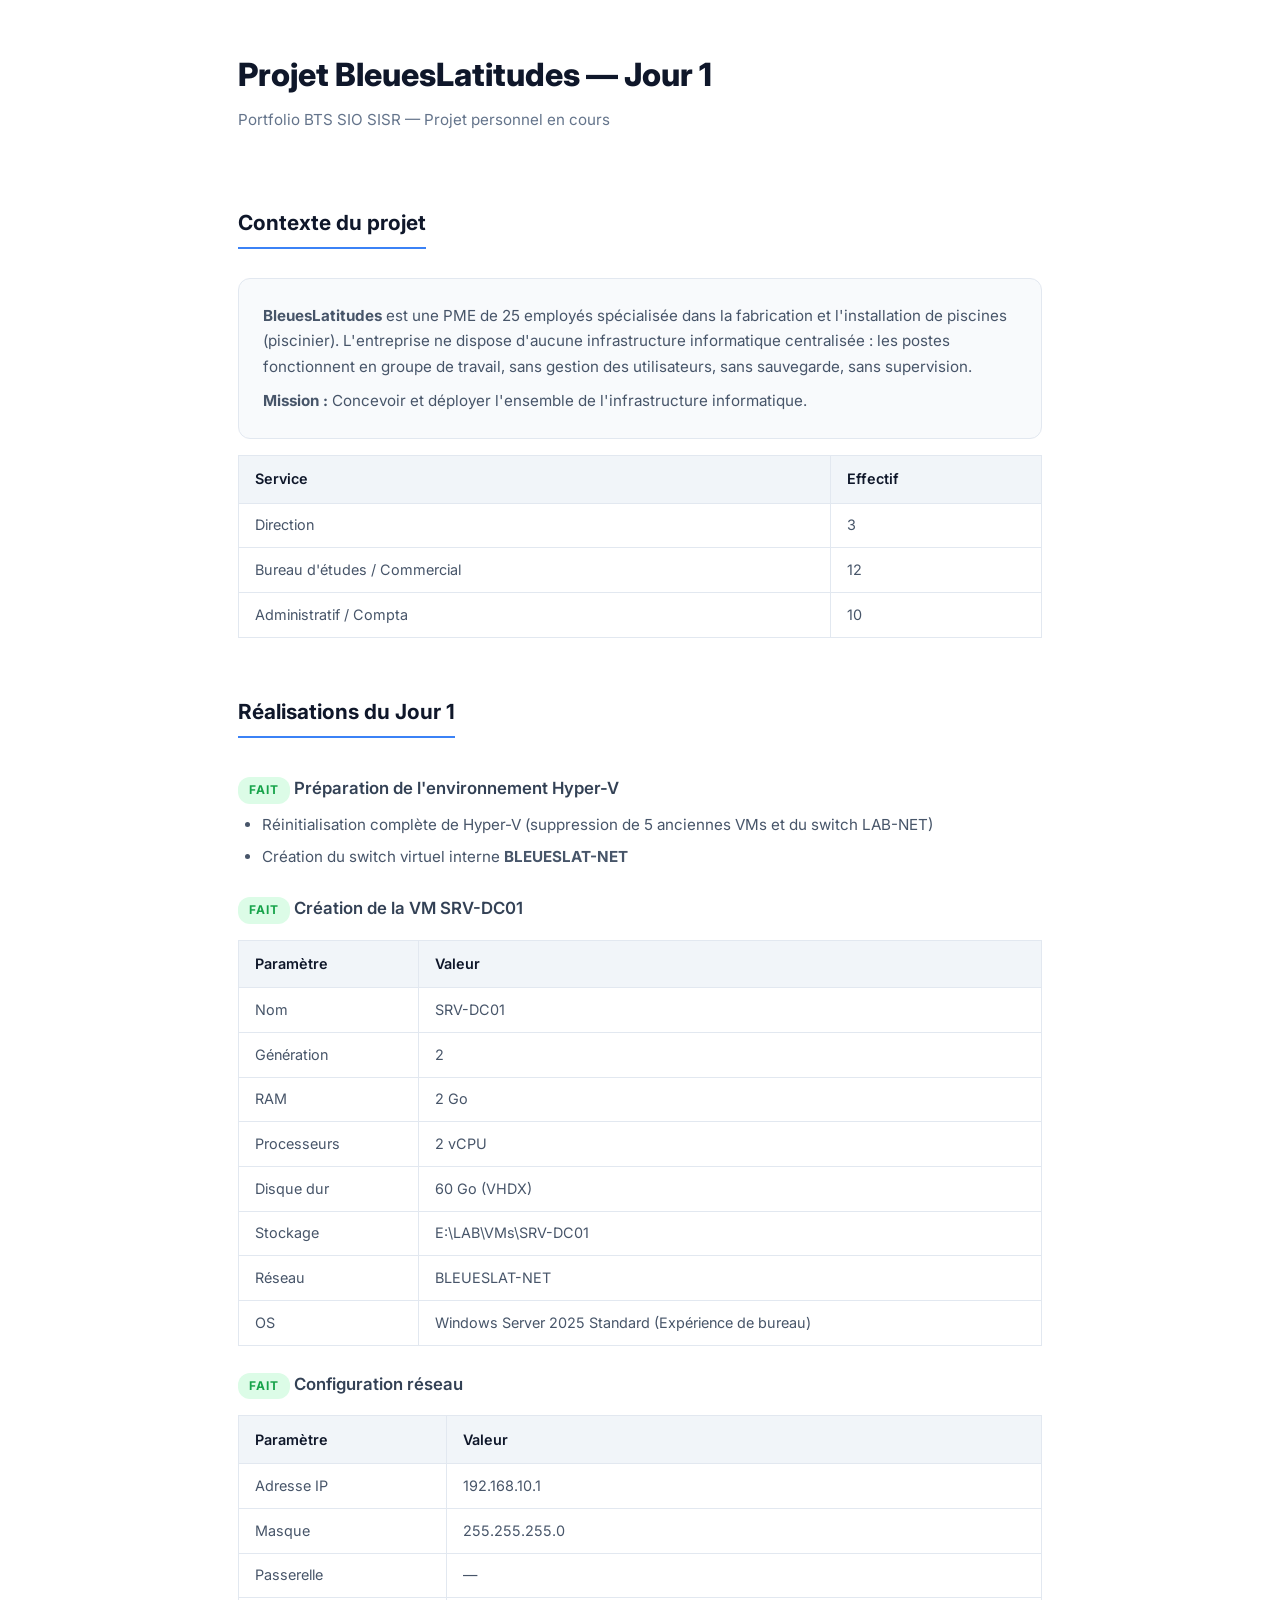
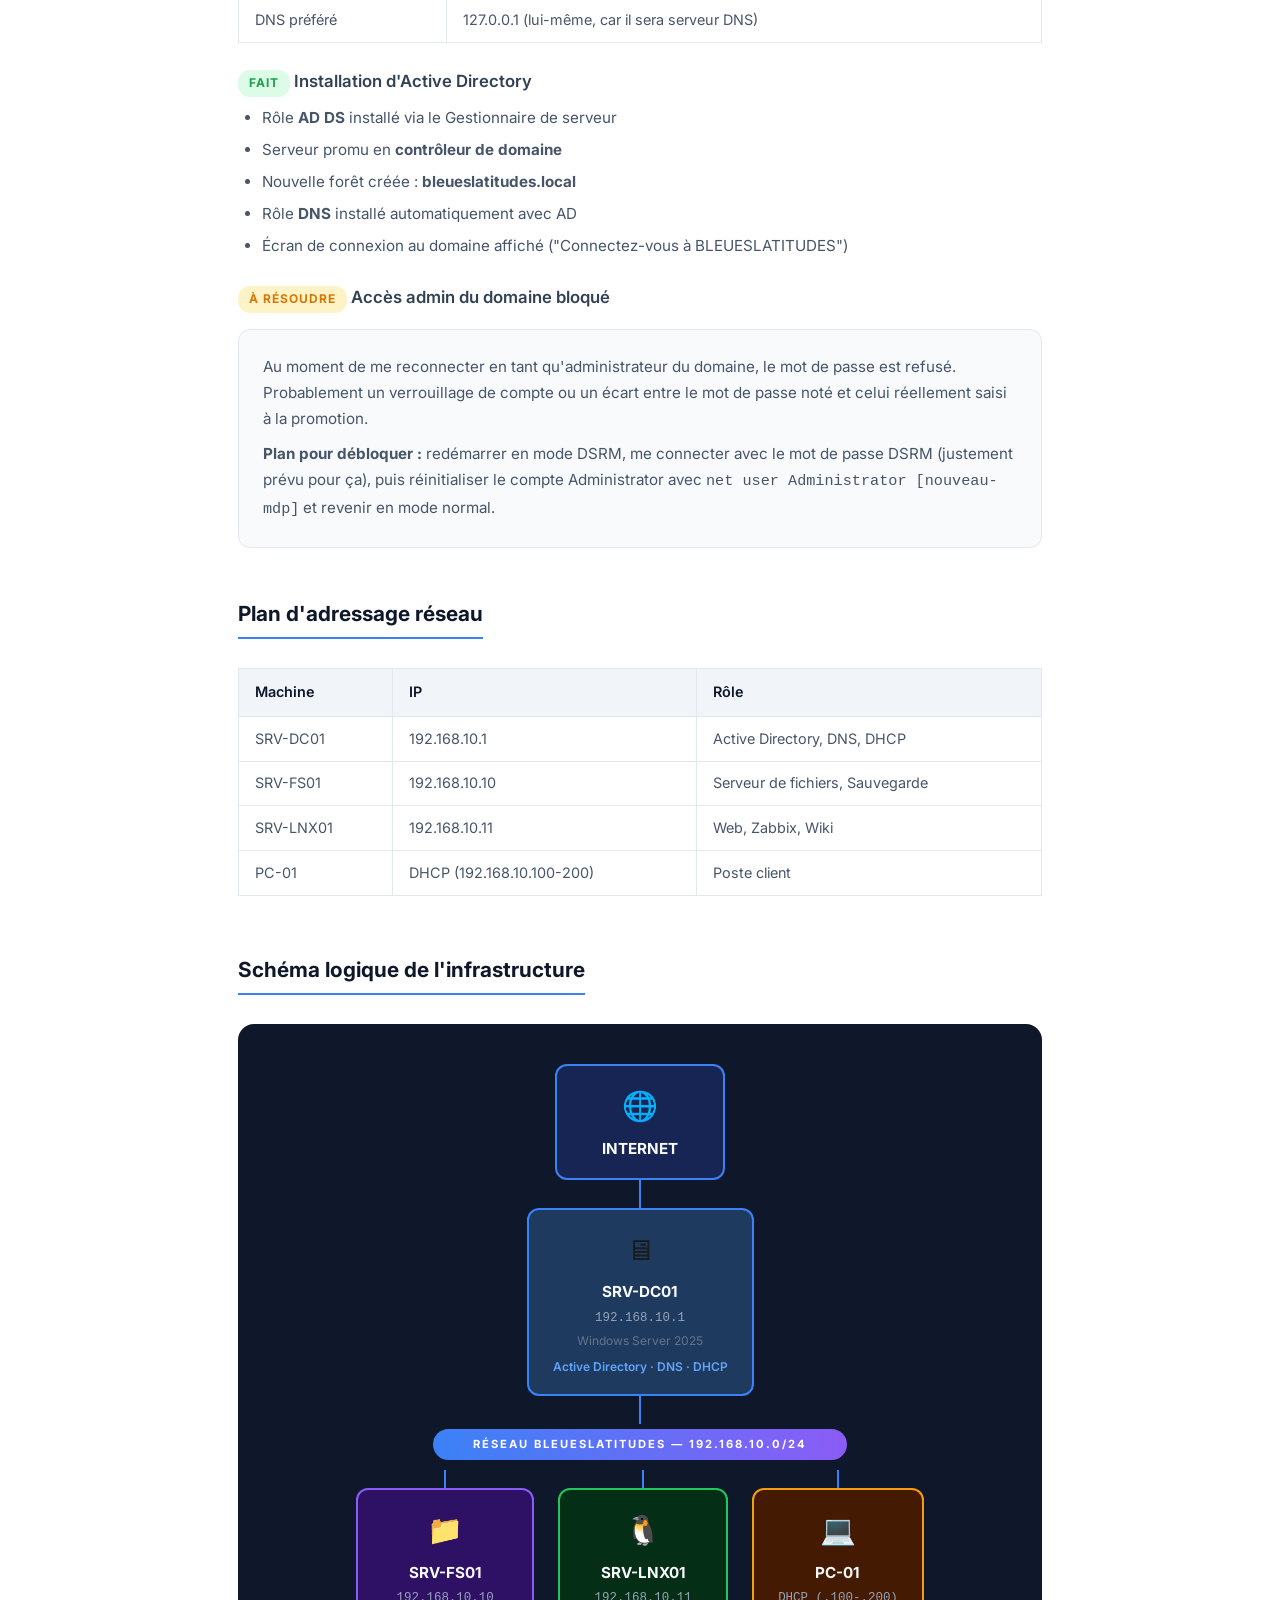
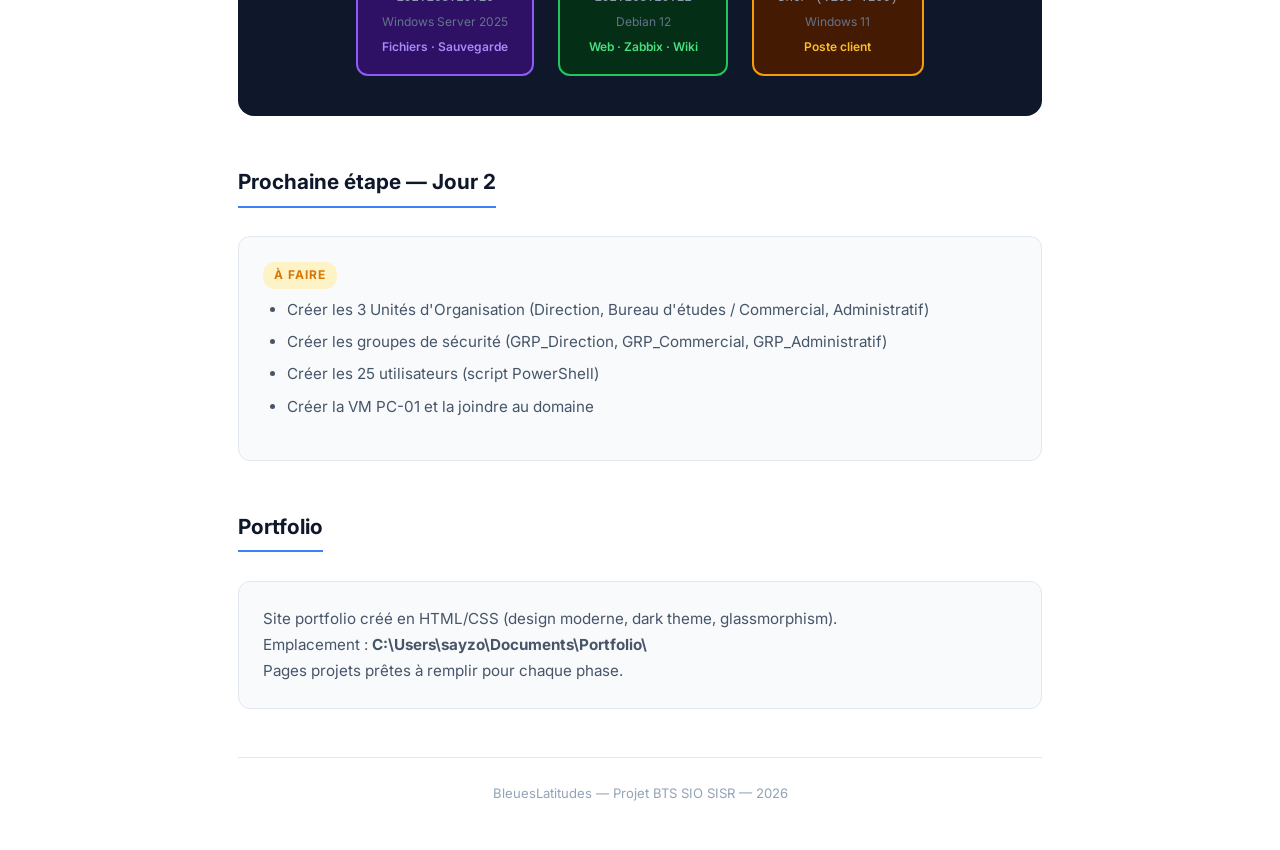
<file: recaps/jour1.html>
<!DOCTYPE html>
<html lang="fr">
<head>
    <meta charset="UTF-8">
    <title>BleuesLatitudes — Jour 1</title>
    <style>
        @import url('https://fonts.googleapis.com/css2?family=Inter:wght@400;600;700;800&display=swap');
        * { margin: 0; padding: 0; box-sizing: border-box; }
        body {
            font-family: 'Inter', sans-serif;
            background: #fff;
            color: #1a1a1a;
            padding: 3rem;
            max-width: 900px;
            margin: 0 auto;
            line-height: 1.7;
        }
        h1 {
            font-size: 2rem;
            font-weight: 800;
            margin-bottom: 0.3rem;
            color: #0f172a;
        }
        .date {
            color: #64748b;
            font-size: 0.95rem;
            margin-bottom: 2.5rem;
        }
        h2 {
            font-size: 1.3rem;
            font-weight: 700;
            color: #0f172a;
            margin-top: 2rem;
            margin-bottom: 0.8rem;
            padding-bottom: 0.4rem;
            border-bottom: 2px solid #3b82f6;
            display: inline-block;
        }
        h3 {
            font-size: 1.05rem;
            font-weight: 600;
            color: #334155;
            margin-top: 1.5rem;
            margin-bottom: 0.5rem;
        }
        p, li {
            color: #475569;
            font-size: 0.95rem;
        }
        ul {
            padding-left: 1.5rem;
            margin-bottom: 1rem;
        }
        li { margin-bottom: 0.4rem; }
        table {
            width: 100%;
            border-collapse: collapse;
            margin: 1rem 0 1.5rem;
            font-size: 0.9rem;
        }
        th {
            background: #f1f5f9;
            color: #0f172a;
            font-weight: 600;
            text-align: left;
            padding: 0.7rem 1rem;
            border: 1px solid #e2e8f0;
        }
        td {
            padding: 0.6rem 1rem;
            border: 1px solid #e2e8f0;
            color: #475569;
        }
        .badge {
            display: inline-block;
            background: #dbeafe;
            color: #2563eb;
            font-size: 0.75rem;
            font-weight: 700;
            padding: 0.2rem 0.7rem;
            border-radius: 12px;
            text-transform: uppercase;
            letter-spacing: 1px;
        }
        .badge.done {
            background: #dcfce7;
            color: #16a34a;
        }
        .badge.next {
            background: #fef3c7;
            color: #d97706;
        }
        .section-box {
            background: #f8fafc;
            border: 1px solid #e2e8f0;
            border-radius: 12px;
            padding: 1.5rem;
            margin: 1rem 0;
        }
        /* === INFRA SCHEMA === */
        .infra-schema {
            display: flex;
            flex-direction: column;
            align-items: center;
            padding: 2.5rem 1rem;
            background: #0f172a;
            border-radius: 16px;
            margin: 1rem 0;
        }
        .infra-node {
            background: #1e293b;
            border: 2px solid #334155;
            border-radius: 12px;
            padding: 1rem 1.5rem;
            text-align: center;
            min-width: 170px;
        }
        .infra-node .node-icon { font-size: 1.8rem; margin-bottom: 0.3rem; }
        .infra-node .node-name { font-weight: 700; color: #f8fafc; font-size: 0.95rem; }
        .infra-node .node-ip { color: #94a3b8; font-size: 0.78rem; font-family: 'Consolas', monospace; margin-top: 0.15rem; }
        .infra-node .node-os { color: #64748b; font-size: 0.75rem; margin-top: 0.15rem; }
        .infra-node .node-roles { font-size: 0.75rem; margin-top: 0.35rem; font-weight: 600; }

        .infra-node.internet { border-color: #3b82f6; background: #172554; }
        .infra-node.internet .node-roles { color: #60a5fa; }
        .infra-node.dc { border-color: #3b82f6; background: #1e3a5f; }
        .infra-node.dc .node-roles { color: #60a5fa; }
        .infra-node.fs { border-color: #8b5cf6; background: #2e1065; }
        .infra-node.fs .node-roles { color: #a78bfa; }
        .infra-node.linux { border-color: #22c55e; background: #052e16; }
        .infra-node.linux .node-roles { color: #4ade80; }
        .infra-node.client { border-color: #f59e0b; background: #451a03; }
        .infra-node.client .node-roles { color: #fbbf24; }

        .infra-line { width: 2px; height: 28px; background: #3b82f6; }
        .infra-line.short { height: 18px; }
        .infra-network-bar {
            background: linear-gradient(90deg, #3b82f6, #8b5cf6);
            color: #fff;
            font-weight: 700;
            font-size: 0.7rem;
            text-transform: uppercase;
            letter-spacing: 2px;
            padding: 0.4rem 2.5rem;
            border-radius: 20px;
            margin: 0.3rem 0;
        }
        .infra-row {
            display: flex;
            justify-content: center;
            gap: 1.5rem;
            flex-wrap: wrap;
            margin-top: 0.3rem;
        }
        .infra-branch {
            display: flex;
            flex-direction: column;
            align-items: center;
        }
        .footer {
            margin-top: 3rem;
            padding-top: 1.5rem;
            border-top: 1px solid #e2e8f0;
            color: #94a3b8;
            font-size: 0.82rem;
            text-align: center;
        }
        @media print {
            body { padding: 1.5rem; }
            .infra-schema, .infra-node, .infra-network-bar, .infra-line { -webkit-print-color-adjust: exact; print-color-adjust: exact; }
        }
    </style>
</head>
<body>

<h1>Projet BleuesLatitudes — Jour 1</h1>
<p class="date">Portfolio BTS SIO SISR — Projet personnel en cours</p>

<!-- CONTEXTE -->
<h2>Contexte du projet</h2>
<div class="section-box">
    <p><strong>BleuesLatitudes</strong> est une PME de 25 employés spécialisée dans la fabrication et l'installation de piscines (piscinier). L'entreprise ne dispose d'aucune infrastructure informatique centralisée : les postes fonctionnent en groupe de travail, sans gestion des utilisateurs, sans sauvegarde, sans supervision.</p>
    <p style="margin-top: 0.5rem;"><strong>Mission :</strong> Concevoir et déployer l'ensemble de l'infrastructure informatique.</p>
</div>

<table>
    <tr><th>Service</th><th>Effectif</th></tr>
    <tr><td>Direction</td><td>3</td></tr>
    <tr><td>Bureau d'études / Commercial</td><td>12</td></tr>
    <tr><td>Administratif / Compta</td><td>10</td></tr>
</table>

<!-- CE QUI A ETE FAIT -->
<h2>Réalisations du Jour 1</h2>

<h3><span class="badge done">Fait</span> Préparation de l'environnement Hyper-V</h3>
<ul>
    <li>Réinitialisation complète de Hyper-V (suppression de 5 anciennes VMs et du switch LAB-NET)</li>
    <li>Création du switch virtuel interne <strong>BLEUESLAT-NET</strong></li>
</ul>

<h3><span class="badge done">Fait</span> Création de la VM SRV-DC01</h3>
<table>
    <tr><th>Paramètre</th><th>Valeur</th></tr>
    <tr><td>Nom</td><td>SRV-DC01</td></tr>
    <tr><td>Génération</td><td>2</td></tr>
    <tr><td>RAM</td><td>2 Go</td></tr>
    <tr><td>Processeurs</td><td>2 vCPU</td></tr>
    <tr><td>Disque dur</td><td>60 Go (VHDX)</td></tr>
    <tr><td>Stockage</td><td>E:\LAB\VMs\SRV-DC01</td></tr>
    <tr><td>Réseau</td><td>BLEUESLAT-NET</td></tr>
    <tr><td>OS</td><td>Windows Server 2025 Standard (Expérience de bureau)</td></tr>
</table>

<h3><span class="badge done">Fait</span> Configuration réseau</h3>
<table>
    <tr><th>Paramètre</th><th>Valeur</th></tr>
    <tr><td>Adresse IP</td><td>192.168.10.1</td></tr>
    <tr><td>Masque</td><td>255.255.255.0</td></tr>
    <tr><td>Passerelle</td><td>—</td></tr>
    <tr><td>DNS préféré</td><td>127.0.0.1 (lui-même, car il sera serveur DNS)</td></tr>
</table>

<h3><span class="badge done">Fait</span> Installation d'Active Directory</h3>
<ul>
    <li>Rôle <strong>AD DS</strong> installé via le Gestionnaire de serveur</li>
    <li>Serveur promu en <strong>contrôleur de domaine</strong></li>
    <li>Nouvelle forêt créée : <strong>bleueslatitudes.local</strong></li>
    <li>Rôle <strong>DNS</strong> installé automatiquement avec AD</li>
    <li>Écran de connexion au domaine affiché ("Connectez-vous à BLEUESLATITUDES")</li>
</ul>

<h3><span class="badge next">À résoudre</span> Accès admin du domaine bloqué</h3>
<div class="section-box">
    <p>Au moment de me reconnecter en tant qu'administrateur du domaine, le mot de passe est refusé. Probablement un verrouillage de compte ou un écart entre le mot de passe noté et celui réellement saisi à la promotion.</p>
    <p style="margin-top: 0.6rem;"><strong>Plan pour débloquer :</strong> redémarrer en mode DSRM, me connecter avec le mot de passe DSRM (justement prévu pour ça), puis réinitialiser le compte Administrator avec <code>net user Administrator [nouveau-mdp]</code> et revenir en mode normal.</p>
</div>

<!-- PLAN D'ADRESSAGE -->
<h2>Plan d'adressage réseau</h2>
<table>
    <tr><th>Machine</th><th>IP</th><th>Rôle</th></tr>
    <tr><td>SRV-DC01</td><td>192.168.10.1</td><td>Active Directory, DNS, DHCP</td></tr>
    <tr><td>SRV-FS01</td><td>192.168.10.10</td><td>Serveur de fichiers, Sauvegarde</td></tr>
    <tr><td>SRV-LNX01</td><td>192.168.10.11</td><td>Web, Zabbix, Wiki</td></tr>
    <tr><td>PC-01</td><td>DHCP (192.168.10.100-200)</td><td>Poste client</td></tr>
</table>

<!-- SCHEMA -->
<h2>Schéma logique de l'infrastructure</h2>
<div class="infra-schema">
    <!-- Internet -->
    <div class="infra-node internet">
        <div class="node-icon">&#x1F310;</div>
        <div class="node-name">INTERNET</div>
    </div>
    <div class="infra-line"></div>

    <!-- DC01 -->
    <div class="infra-node dc">
        <div class="node-icon">&#x1F5A5;</div>
        <div class="node-name">SRV-DC01</div>
        <div class="node-ip">192.168.10.1</div>
        <div class="node-os">Windows Server 2025</div>
        <div class="node-roles">Active Directory · DNS · DHCP</div>
    </div>
    <div class="infra-line"></div>

    <!-- Barre réseau -->
    <div class="infra-network-bar">Réseau BleuesLatitudes — 192.168.10.0/24</div>

    <!-- Machines -->
    <div class="infra-row">
        <div class="infra-branch">
            <div class="infra-line short"></div>
            <div class="infra-node fs">
                <div class="node-icon">&#x1F4C1;</div>
                <div class="node-name">SRV-FS01</div>
                <div class="node-ip">192.168.10.10</div>
                <div class="node-os">Windows Server 2025</div>
                <div class="node-roles">Fichiers · Sauvegarde</div>
            </div>
        </div>
        <div class="infra-branch">
            <div class="infra-line short"></div>
            <div class="infra-node linux">
                <div class="node-icon">&#x1F427;</div>
                <div class="node-name">SRV-LNX01</div>
                <div class="node-ip">192.168.10.11</div>
                <div class="node-os">Debian 12</div>
                <div class="node-roles">Web · Zabbix · Wiki</div>
            </div>
        </div>
        <div class="infra-branch">
            <div class="infra-line short"></div>
            <div class="infra-node client">
                <div class="node-icon">&#x1F4BB;</div>
                <div class="node-name">PC-01</div>
                <div class="node-ip">DHCP (.100-.200)</div>
                <div class="node-os">Windows 11</div>
                <div class="node-roles">Poste client</div>
            </div>
        </div>
    </div>
</div>

<!-- PROCHAINE ETAPE -->
<h2>Prochaine étape — Jour 2</h2>
<div class="section-box">
    <p><span class="badge next">À faire</span></p>
    <ul style="margin-top: 0.5rem;">
        <li>Créer les 3 Unités d'Organisation (Direction, Bureau d'études / Commercial, Administratif)</li>
        <li>Créer les groupes de sécurité (GRP_Direction, GRP_Commercial, GRP_Administratif)</li>
        <li>Créer les 25 utilisateurs (script PowerShell)</li>
        <li>Créer la VM PC-01 et la joindre au domaine</li>
    </ul>
</div>

<!-- SITE PORTFOLIO -->
<h2>Portfolio</h2>
<div class="section-box">
    <p>Site portfolio créé en HTML/CSS (design moderne, dark theme, glassmorphism).</p>
    <p>Emplacement : <strong>C:\Users\sayzo\Documents\Portfolio\</strong></p>
    <p>Pages projets prêtes à remplir pour chaque phase.</p>
</div>

<div class="footer">
    BleuesLatitudes — Projet BTS SIO SISR — 2026
</div>

</body>
</html>
</file>
<file: css/style.css>
/* ===== IMPORT FONT ===== */
@import url('https://fonts.googleapis.com/css2?family=Inter:wght@300;400;500;600;700;800;900&display=swap');

/* ===== RESET & BASE ===== */
* {
    margin: 0;
    padding: 0;
    box-sizing: border-box;
}

html {
    scroll-behavior: smooth;
}

body {
    font-family: 'Inter', -apple-system, BlinkMacSystemFont, sans-serif;
    background: #09090b;
    color: #a1a1aa;
    line-height: 1.7;
    overflow-x: hidden;
}

a {
    color: #6d9fff;
    text-decoration: none;
    transition: color 0.3s;
}

a:hover {
    color: #93b8ff;
}

/* ===== ANIMATED BG GLOW ===== */
body::before {
    content: '';
    position: fixed;
    top: -50%;
    left: -50%;
    width: 200%;
    height: 200%;
    background: radial-gradient(circle at 20% 20%, rgba(59, 130, 246, 0.06) 0%, transparent 50%),
                radial-gradient(circle at 80% 80%, rgba(139, 92, 246, 0.04) 0%, transparent 50%);
    z-index: -1;
    animation: bgShift 20s ease-in-out infinite alternate;
}

@keyframes bgShift {
    0% { transform: translate(0, 0); }
    100% { transform: translate(-5%, -5%); }
}

/* ===== HEADER / NAV ===== */
header {
    background: rgba(9, 9, 11, 0.8);
    backdrop-filter: blur(20px);
    -webkit-backdrop-filter: blur(20px);
    border-bottom: 1px solid rgba(255, 255, 255, 0.06);
    padding: 1rem 3rem;
    position: sticky;
    top: 0;
    z-index: 100;
    display: flex;
    justify-content: space-between;
    align-items: center;
}

.logo {
    font-size: 1.2rem;
    font-weight: 700;
    color: #fafafa;
    letter-spacing: -0.5px;
}

.logo span {
    background: linear-gradient(135deg, #6d9fff, #a78bfa);
    -webkit-background-clip: text;
    -webkit-text-fill-color: transparent;
    background-clip: text;
}

nav ul {
    list-style: none;
    display: flex;
    gap: 2rem;
}

nav a {
    color: #71717a;
    font-weight: 500;
    font-size: 0.9rem;
    transition: color 0.3s;
    position: relative;
}

nav a::after {
    content: '';
    position: absolute;
    bottom: -4px;
    left: 0;
    width: 0;
    height: 2px;
    background: linear-gradient(90deg, #6d9fff, #a78bfa);
    border-radius: 1px;
    transition: width 0.3s;
}

nav a:hover::after,
nav a.active::after {
    width: 100%;
}

nav a:hover,
nav a.active {
    color: #fafafa;
}

/* ===== HERO ===== */
.hero {
    text-align: center;
    padding: 8rem 2rem 5rem;
    position: relative;
}

.hero::before {
    content: '';
    position: absolute;
    top: 20%;
    left: 50%;
    transform: translateX(-50%);
    width: 600px;
    height: 300px;
    background: radial-gradient(ellipse, rgba(109, 157, 255, 0.12) 0%, transparent 70%);
    pointer-events: none;
}

.hero h1 {
    font-size: 3.2rem;
    font-weight: 800;
    color: #fafafa;
    margin-bottom: 1rem;
    letter-spacing: -1.5px;
    line-height: 1.2;
}

.hero h1 span {
    background: linear-gradient(135deg, #6d9fff 0%, #a78bfa 50%, #f472b6 100%);
    -webkit-background-clip: text;
    -webkit-text-fill-color: transparent;
    background-clip: text;
}

.hero p {
    font-size: 1.15rem;
    color: #71717a;
    max-width: 550px;
    margin: 0 auto;
    font-weight: 400;
    line-height: 1.8;
}

/* ===== PROGRESS BANNER ===== */
.progress-banner {
    max-width: 1100px;
    margin: 0 auto;
    padding: 0 2rem;
}

.progress-banner-inner {
    background: linear-gradient(135deg, rgba(251, 146, 60, 0.08), rgba(168, 139, 250, 0.06));
    border: 1px solid rgba(251, 146, 60, 0.2);
    border-radius: 16px;
    padding: 1.4rem 1.8rem;
    display: flex;
    align-items: center;
    gap: 1.2rem;
    flex-wrap: wrap;
}

.progress-icon {
    font-size: 1.6rem;
    flex-shrink: 0;
}

.progress-text {
    flex: 1;
    min-width: 220px;
}

.progress-text strong {
    color: #fafafa;
    font-weight: 700;
    font-size: 0.95rem;
    display: block;
    margin-bottom: 0.2rem;
}

.progress-text span {
    color: #a1a1aa;
    font-size: 0.85rem;
}

.progress-bar {
    flex: 1;
    min-width: 200px;
    height: 8px;
    background: rgba(255, 255, 255, 0.06);
    border-radius: 4px;
    overflow: hidden;
    position: relative;
}

.progress-bar-fill {
    height: 100%;
    background: linear-gradient(90deg, #fb923c, #a78bfa);
    border-radius: 4px;
    transition: width 0.6s ease;
}

.progress-percent {
    color: #fb923c;
    font-weight: 700;
    font-size: 0.9rem;
    flex-shrink: 0;
}

/* ===== PROFIL / À PROPOS ===== */
.profil-card {
    background: rgba(255, 255, 255, 0.03);
    backdrop-filter: blur(10px);
    border: 1px solid rgba(255, 255, 255, 0.06);
    border-radius: 16px;
    padding: 2.5rem;
    margin-top: 1.5rem;
    display: grid;
    grid-template-columns: auto 1fr;
    gap: 2rem;
    align-items: center;
}

.profil-avatar {
    width: 110px;
    height: 110px;
    border-radius: 50%;
    background: linear-gradient(135deg, #6d9fff, #a78bfa);
    display: flex;
    align-items: center;
    justify-content: center;
    font-size: 2.6rem;
    font-weight: 700;
    color: #fafafa;
    flex-shrink: 0;
    box-shadow: 0 8px 30px rgba(109, 157, 255, 0.25);
}

.profil-info h3 {
    color: #fafafa;
    font-size: 1.3rem;
    font-weight: 700;
    margin-bottom: 0.3rem;
}

.profil-info .profil-role {
    color: #6d9fff;
    font-size: 0.9rem;
    font-weight: 600;
    margin-bottom: 0.8rem;
    text-transform: uppercase;
    letter-spacing: 1px;
}

.profil-info p {
    color: #a1a1aa;
    font-size: 0.95rem;
    margin-bottom: 1.2rem;
}

.profil-links {
    display: flex;
    gap: 0.7rem;
    flex-wrap: wrap;
}

.profil-link {
    display: inline-flex;
    align-items: center;
    gap: 0.4rem;
    padding: 0.5rem 1rem;
    border: 1px solid rgba(255, 255, 255, 0.1);
    border-radius: 8px;
    color: #d4d4d8;
    font-size: 0.85rem;
    font-weight: 500;
    transition: all 0.3s;
}

.profil-link:hover {
    background: rgba(109, 157, 255, 0.08);
    border-color: rgba(109, 157, 255, 0.3);
    color: #fafafa;
}

/* ===== STATUS BOX (page projet) ===== */
.status-box {
    border-radius: 16px;
    padding: 1.2rem 1.5rem;
    margin-bottom: 1.8rem;
    display: flex;
    align-items: center;
    gap: 1rem;
    font-size: 0.92rem;
}

.status-box.wip {
    background: rgba(251, 146, 60, 0.06);
    border: 1px solid rgba(251, 146, 60, 0.25);
    color: #fed7aa;
}

.status-box.soon {
    background: rgba(109, 157, 255, 0.05);
    border: 1px solid rgba(109, 157, 255, 0.2);
    color: #bfd5ff;
}

.status-box .status-icon {
    font-size: 1.4rem;
    flex-shrink: 0;
}

.status-box strong {
    color: #fafafa;
}

/* ===== SECTIONS ===== */
section {
    max-width: 1100px;
    margin: 0 auto;
    padding: 4rem 2rem;
}

section h2 {
    font-size: 1.6rem;
    font-weight: 700;
    color: #fafafa;
    margin-bottom: 0.4rem;
    letter-spacing: -0.5px;
    display: flex;
    align-items: center;
    gap: 0.75rem;
}

section h2::before {
    content: '';
    width: 4px;
    height: 28px;
    background: linear-gradient(180deg, #6d9fff, #a78bfa);
    border-radius: 2px;
    flex-shrink: 0;
}

section .subtitle {
    color: #52525b;
    margin-bottom: 2.5rem;
    font-size: 0.95rem;
    padding-left: 1.2rem;
}

/* ===== GLASS CARD MIXIN ===== */
.glass {
    background: rgba(255, 255, 255, 0.03);
    backdrop-filter: blur(10px);
    -webkit-backdrop-filter: blur(10px);
    border: 1px solid rgba(255, 255, 255, 0.06);
    border-radius: 16px;
}

/* ===== CONTEXTE (entreprise) ===== */
.entreprise-card {
    background: rgba(255, 255, 255, 0.03);
    backdrop-filter: blur(10px);
    border: 1px solid rgba(255, 255, 255, 0.06);
    border-radius: 16px;
    padding: 2.5rem;
    display: grid;
    grid-template-columns: 1fr 1fr;
    gap: 2rem;
    margin-top: 1.5rem;
}

.entreprise-card .info-group {
    padding: 0.5rem 0;
}

.entreprise-card .info-group h3 {
    font-size: 0.7rem;
    font-weight: 600;
    text-transform: uppercase;
    letter-spacing: 2px;
    margin-bottom: 0.5rem;
    background: linear-gradient(135deg, #6d9fff, #a78bfa);
    -webkit-background-clip: text;
    -webkit-text-fill-color: transparent;
    background-clip: text;
}

.entreprise-card .info-group p {
    color: #d4d4d8;
    font-size: 0.95rem;
}

/* ===== SCHEMA RESEAU (visuel) ===== */
.infra-schema {
    display: flex;
    flex-direction: column;
    align-items: center;
    margin-top: 1.5rem;
    padding: 3rem 1rem;
    background: rgba(255, 255, 255, 0.02);
    backdrop-filter: blur(10px);
    border: 1px solid rgba(255, 255, 255, 0.06);
    border-radius: 16px;
    position: relative;
    overflow: hidden;
}

.infra-schema::before {
    content: '';
    position: absolute;
    top: 0;
    left: 0;
    right: 0;
    bottom: 0;
    background: radial-gradient(ellipse at 50% 30%, rgba(109, 157, 255, 0.06) 0%, transparent 60%);
    pointer-events: none;
}

.infra-node {
    background: rgba(255, 255, 255, 0.04);
    border: 1px solid rgba(255, 255, 255, 0.08);
    border-radius: 14px;
    padding: 1.2rem 1.8rem;
    text-align: center;
    min-width: 190px;
    transition: all 0.4s cubic-bezier(0.4, 0, 0.2, 1);
    position: relative;
    z-index: 1;
}

.infra-node:hover {
    border-color: rgba(109, 157, 255, 0.4);
    transform: translateY(-4px);
    box-shadow: 0 8px 30px rgba(109, 157, 255, 0.12);
}

.infra-node .node-icon {
    font-size: 2rem;
    margin-bottom: 0.5rem;
}

.infra-node .node-name {
    font-weight: 700;
    color: #fafafa;
    font-size: 1rem;
    letter-spacing: -0.3px;
}

.infra-node .node-os {
    color: #52525b;
    font-size: 0.78rem;
    margin-top: 0.25rem;
}

.infra-node .node-roles {
    font-size: 0.78rem;
    margin-top: 0.4rem;
    font-weight: 600;
    color: #6d9fff;
}

.infra-node.internet {
    border-color: rgba(109, 157, 255, 0.3);
    background: rgba(109, 157, 255, 0.08);
}

.infra-node.main-server {
    border-color: rgba(109, 157, 255, 0.3);
    min-width: 230px;
    background: rgba(109, 157, 255, 0.05);
}

.infra-node.linux {
    border-color: rgba(74, 222, 128, 0.3);
    background: rgba(74, 222, 128, 0.05);
}

.infra-node.linux .node-roles {
    color: #4ade80;
}

.infra-node.client {
    border-color: rgba(251, 146, 60, 0.3);
    background: rgba(251, 146, 60, 0.05);
}

.infra-node.client .node-roles {
    color: #fb923c;
}

/* Lignes de connexion */
.infra-line.vertical {
    width: 2px;
    height: 30px;
    background: linear-gradient(180deg, #6d9fff, rgba(109, 157, 255, 0.3));
    border-radius: 1px;
    position: relative;
    z-index: 1;
}

.infra-line.vertical.short {
    height: 20px;
}

/* Barre réseau horizontale */
.infra-network-bar {
    background: linear-gradient(90deg, #6d9fff, #a78bfa);
    color: #09090b;
    font-weight: 700;
    font-size: 0.72rem;
    text-transform: uppercase;
    letter-spacing: 2px;
    padding: 0.45rem 3rem;
    border-radius: 20px;
    margin: 0.5rem 0;
    position: relative;
    z-index: 1;
    box-shadow: 0 4px 20px rgba(109, 157, 255, 0.25);
}

/* Rangée des machines */
.infra-row {
    display: flex;
    justify-content: center;
    gap: 2rem;
    flex-wrap: wrap;
    margin-top: 0.5rem;
    position: relative;
    z-index: 1;
}

.infra-branch {
    display: flex;
    flex-direction: column;
    align-items: center;
}

/* ===== PROJETS (cards) ===== */
.projets-grid {
    display: grid;
    grid-template-columns: repeat(auto-fill, minmax(300px, 1fr));
    gap: 1.5rem;
    margin-top: 1.5rem;
}

.projet-card {
    background: rgba(255, 255, 255, 0.03);
    border: 1px solid rgba(255, 255, 255, 0.06);
    border-radius: 16px;
    padding: 1.8rem;
    transition: all 0.4s cubic-bezier(0.4, 0, 0.2, 1);
    position: relative;
    overflow: hidden;
}

.projet-card::before {
    content: '';
    position: absolute;
    top: 0;
    left: 0;
    right: 0;
    height: 1px;
    background: linear-gradient(90deg, transparent, rgba(109, 157, 255, 0.3), transparent);
    opacity: 0;
    transition: opacity 0.4s;
}

.projet-card:hover {
    border-color: rgba(109, 157, 255, 0.2);
    transform: translateY(-4px);
    box-shadow: 0 12px 40px rgba(0, 0, 0, 0.3);
}

.projet-card:hover::before {
    opacity: 1;
}

.projet-card .phase-tag {
    display: inline-block;
    font-size: 0.68rem;
    font-weight: 700;
    padding: 0.3rem 0.9rem;
    border-radius: 20px;
    margin-bottom: 1rem;
    text-transform: uppercase;
    letter-spacing: 1.5px;
    background: rgba(109, 157, 255, 0.1);
    color: #6d9fff;
    border: 1px solid rgba(109, 157, 255, 0.15);
}

.projet-card .phase-tag.done {
    background: rgba(74, 222, 128, 0.1);
    color: #4ade80;
    border-color: rgba(74, 222, 128, 0.15);
}

.projet-card .phase-tag.wip {
    background: rgba(251, 146, 60, 0.1);
    color: #fb923c;
    border-color: rgba(251, 146, 60, 0.15);
}

.projet-card h3 {
    color: #fafafa;
    font-weight: 600;
    font-size: 1.05rem;
    margin-bottom: 0.6rem;
    letter-spacing: -0.3px;
}

.projet-card p {
    color: #71717a;
    font-size: 0.88rem;
    margin-bottom: 1.2rem;
    line-height: 1.7;
}

.projet-card .btn {
    display: inline-flex;
    align-items: center;
    gap: 0.4rem;
    padding: 0.5rem 1.2rem;
    border: 1px solid rgba(109, 157, 255, 0.25);
    border-radius: 8px;
    color: #6d9fff;
    font-size: 0.82rem;
    font-weight: 500;
    transition: all 0.3s;
}

.projet-card .btn:hover {
    background: rgba(109, 157, 255, 0.1);
    border-color: rgba(109, 157, 255, 0.4);
    color: #93b8ff;
}

/* ===== COMPETENCES ===== */
.competences-list {
    display: grid;
    grid-template-columns: repeat(auto-fill, minmax(250px, 1fr));
    gap: 1rem;
    margin-top: 1.5rem;
}

.competence-item {
    background: rgba(255, 255, 255, 0.03);
    border: 1px solid rgba(255, 255, 255, 0.06);
    border-radius: 12px;
    padding: 1rem 1.25rem;
    display: flex;
    align-items: center;
    gap: 0.75rem;
    transition: all 0.3s;
}

.competence-item:hover {
    border-color: rgba(109, 157, 255, 0.2);
    background: rgba(109, 157, 255, 0.04);
}

.competence-item .icon {
    font-size: 1.4rem;
    width: 40px;
    text-align: center;
}

.competence-item .label {
    color: #d4d4d8;
    font-size: 0.9rem;
    font-weight: 500;
}

/* ===== PAGE PROJET DETAIL ===== */
.projet-detail {
    max-width: 900px;
    margin: 0 auto;
    padding: 3rem 2rem;
}

.projet-detail .breadcrumb {
    color: #52525b;
    margin-bottom: 2.5rem;
    font-size: 0.85rem;
}

.projet-detail h1 {
    font-size: 2.2rem;
    font-weight: 800;
    color: #fafafa;
    margin-bottom: 0.5rem;
    letter-spacing: -1px;
}

.projet-detail .meta {
    color: #52525b;
    margin-bottom: 2.5rem;
    font-size: 0.95rem;
}

.projet-detail .block {
    background: rgba(255, 255, 255, 0.03);
    border: 1px solid rgba(255, 255, 255, 0.06);
    border-radius: 16px;
    padding: 2rem 2rem;
    margin-bottom: 1.5rem;
}

.projet-detail .block h2 {
    font-size: 1.2rem;
    margin-bottom: 1rem;
}

.projet-detail .block h2::before {
    height: 22px;
    width: 3px;
}

.projet-detail .block p,
.projet-detail .block ul {
    color: #a1a1aa;
}

.projet-detail .block ul {
    padding-left: 1.5rem;
}

.projet-detail .block li {
    margin-bottom: 0.5rem;
}

/* ===== FOOTER ===== */
footer {
    text-align: center;
    padding: 3rem 2rem;
    color: #3f3f46;
    font-size: 0.82rem;
    border-top: 1px solid rgba(255, 255, 255, 0.04);
    margin-top: 4rem;
    letter-spacing: 0.5px;
}

/* ===== FADE-IN ANIMATIONS ===== */
@keyframes fadeUp {
    from {
        opacity: 0;
        transform: translateY(20px);
    }
    to {
        opacity: 1;
        transform: translateY(0);
    }
}

.hero h1, .hero p {
    animation: fadeUp 0.8s ease-out both;
}

.hero p {
    animation-delay: 0.15s;
}

section h2 {
    animation: fadeUp 0.6s ease-out both;
}

/* ===== RESPONSIVE ===== */
@media (max-width: 768px) {
    header {
        flex-direction: column;
        gap: 1rem;
        padding: 1rem 1.5rem;
    }

    nav ul {
        gap: 1rem;
        flex-wrap: wrap;
        justify-content: center;
    }

    .hero {
        padding: 5rem 1.5rem 3rem;
    }

    .hero h1 {
        font-size: 2rem;
    }

    .entreprise-card {
        grid-template-columns: 1fr;
    }

    .projets-grid {
        grid-template-columns: 1fr;
    }

    .infra-row {
        flex-direction: column;
        align-items: center;
    }

    .profil-card {
        grid-template-columns: 1fr;
        text-align: center;
        padding: 2rem 1.5rem;
    }

    .profil-avatar {
        margin: 0 auto;
    }

    .profil-links {
        justify-content: center;
    }

    .progress-banner-inner {
        flex-direction: column;
        align-items: stretch;
        text-align: center;
    }
}
</file>
